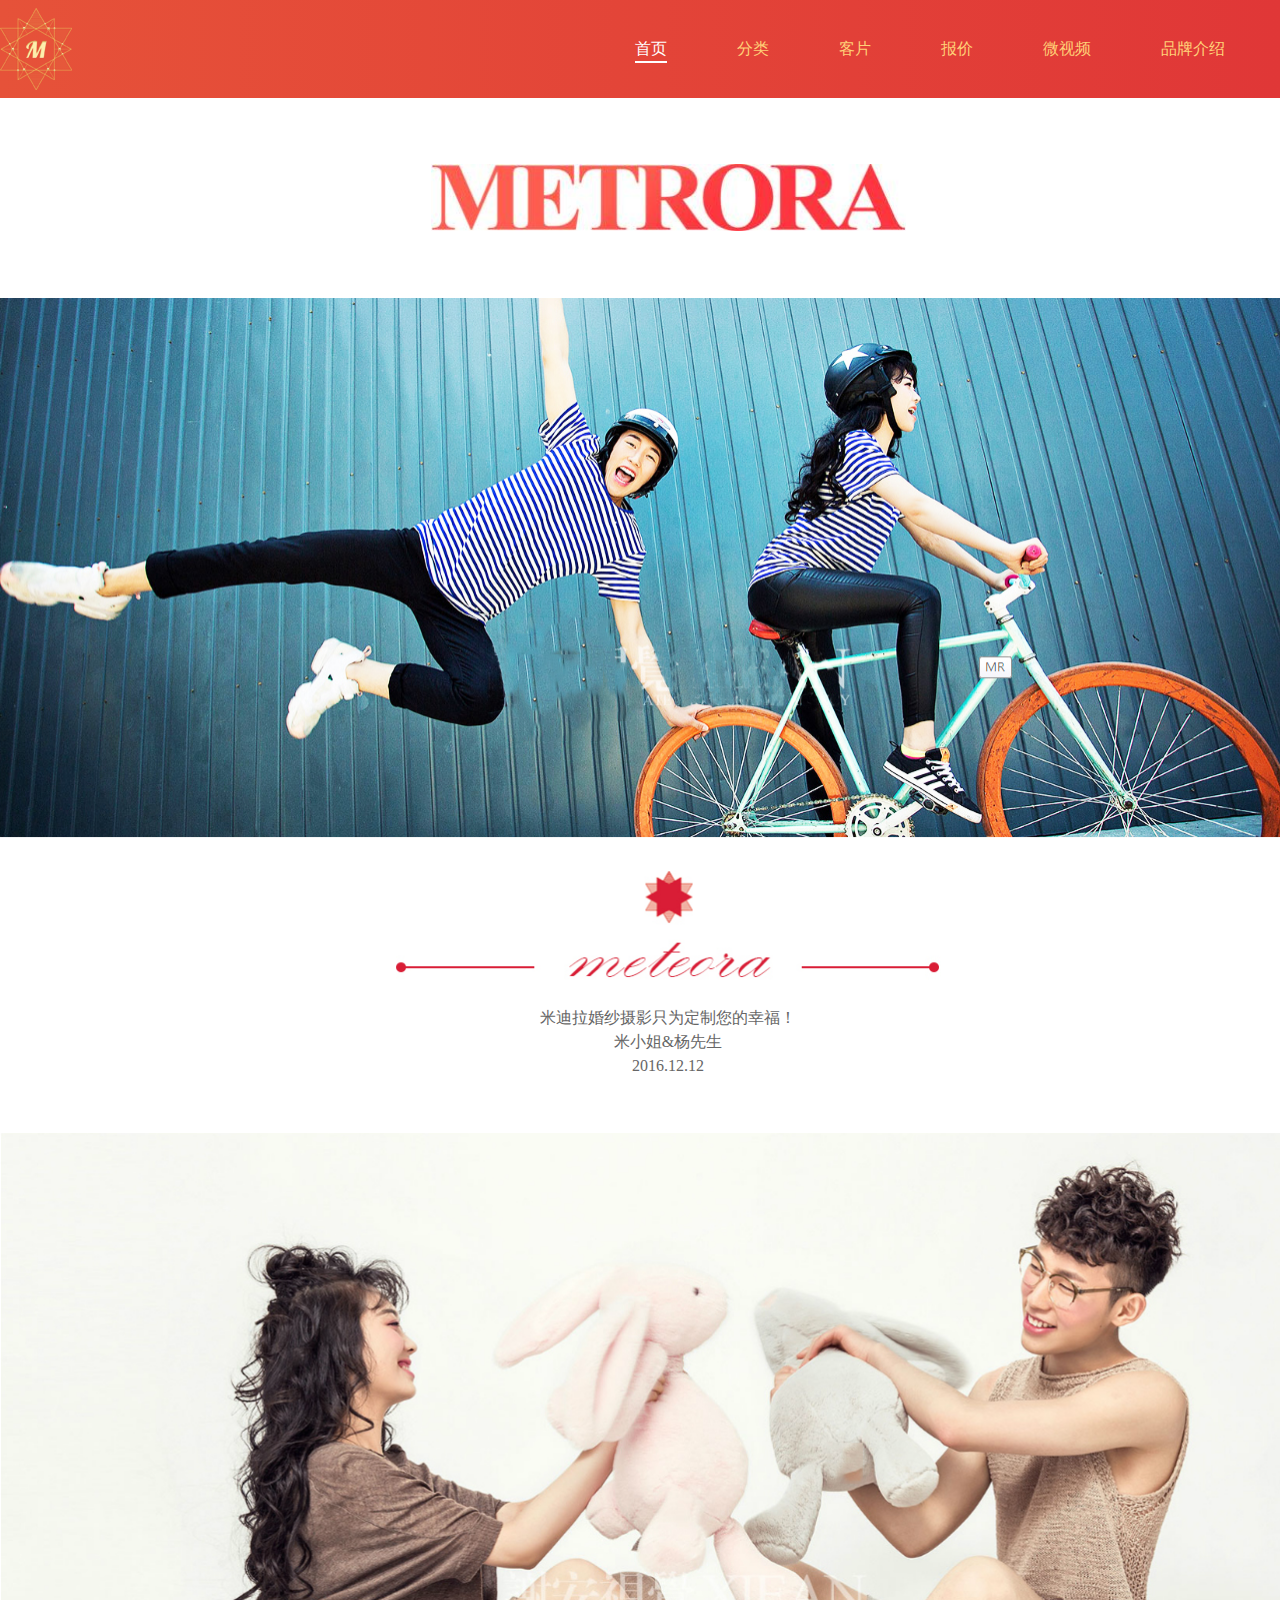
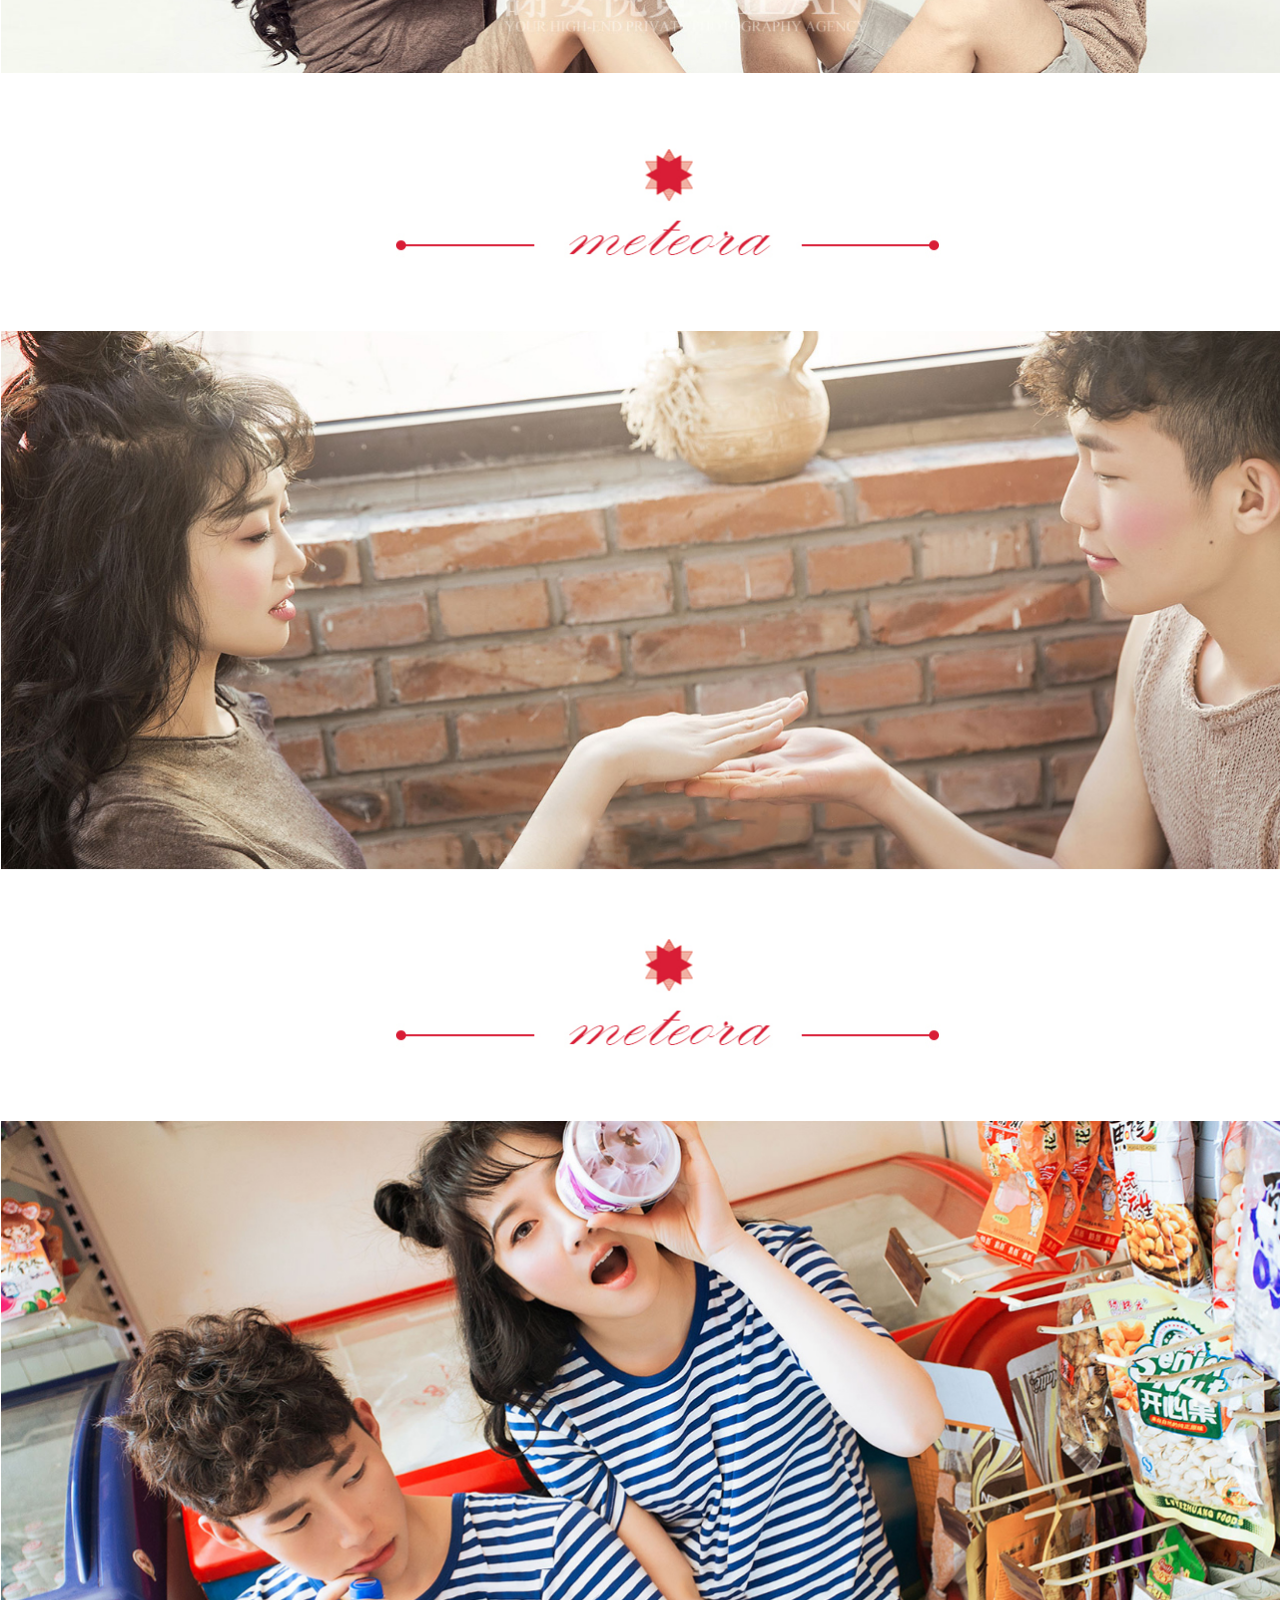
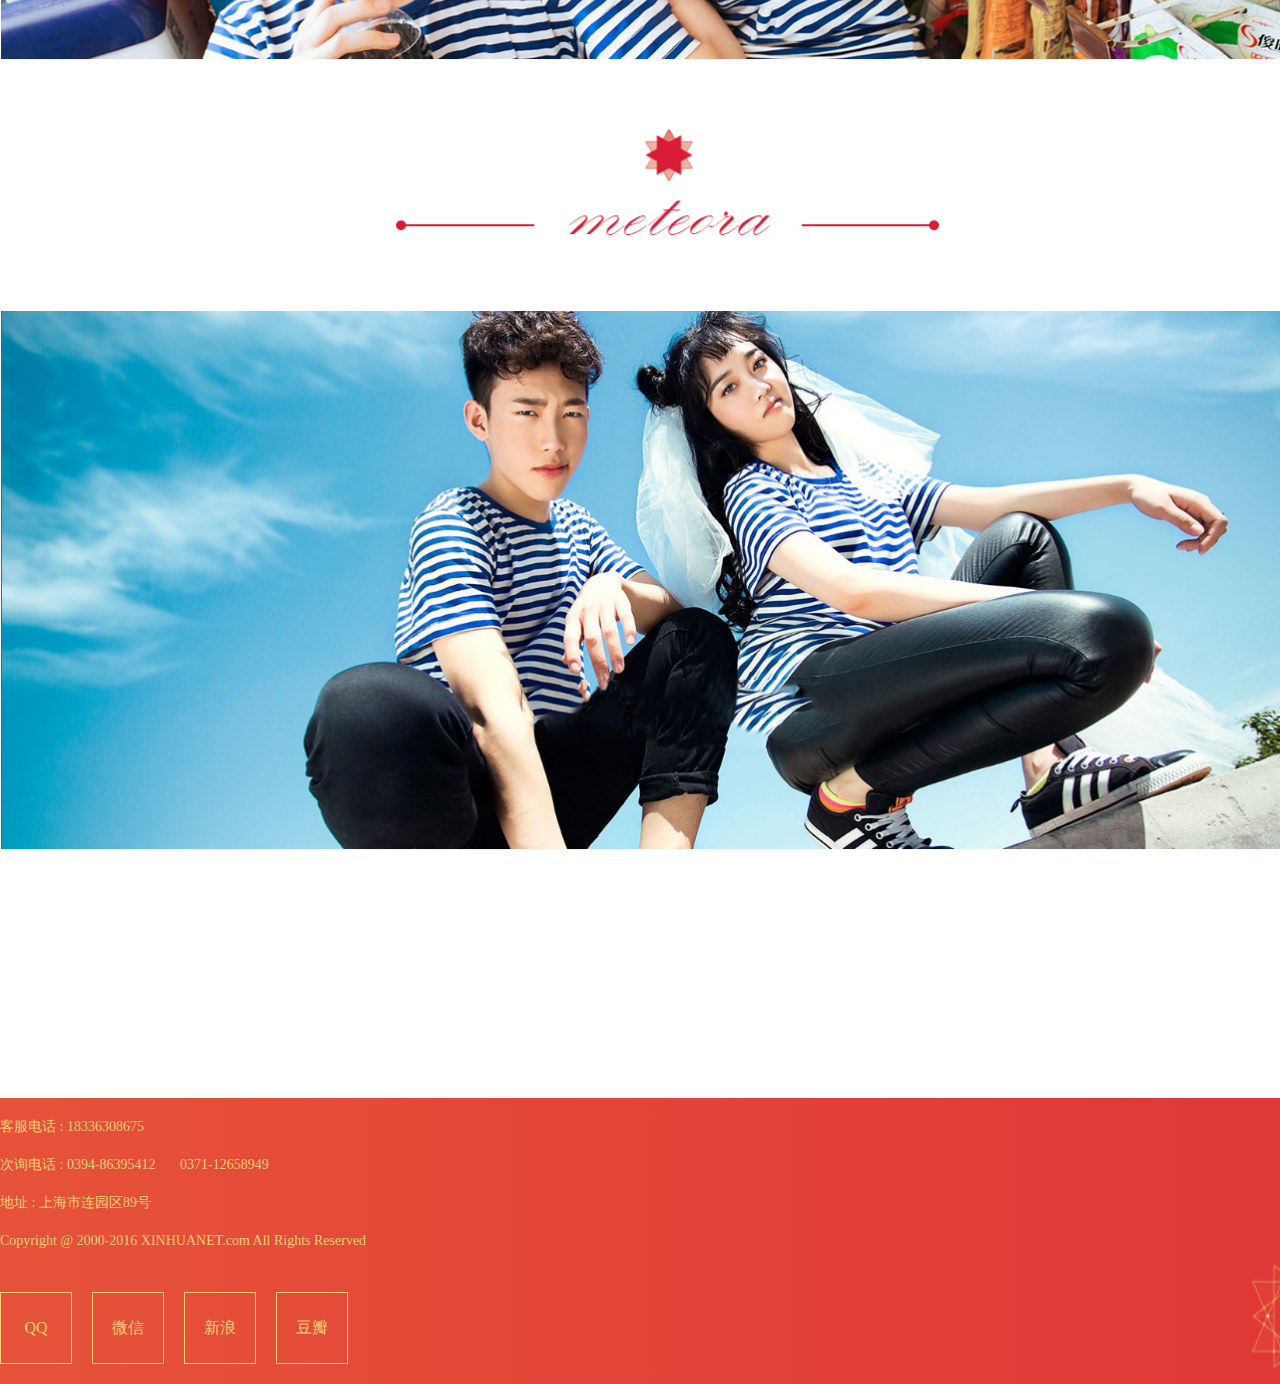
<file: 婚纱项目/index.html>
<!DOCTYPE html>
<html lang="en">
<head>
    <meta charset="UTF-8">
    <meta name="viewport" content="width=device-width, initial-scale=1.0">
    <meta http-equiv="X-UA-Compatible" content="ie=edge">
    <link rel="stylesheet" href="css/public.css">
    <link rel="stylesheet" href="css/index.css">
    <title>Document</title>
    <script src="js/jquery-1.8.3.min.js"></script>
</head>
<body>
    <div class="header">
        <div class="top">
            <div class="logo"><img src="images/logo_midila.png" alt=""></div>
             <div class="list">
                 <ul>
                     <li class="active">首页 <div></div></li>
                     <li>分类 <div></div></li>
                     <li>客片 <div></div></li>
                     <li>报价 <div></div></li>
                     <li>微视频 <div></div></li>
                     <li>品牌介绍 <div></div></li>
                     <li>客服 <div></div></li>
                 </ul>
             </div>
        </div>
    </div>
    <div class="main"></div>
    <div class="footer">
        <div class="bottom">
            <div class="bottom-left">
                <p>客服电话 : 18336308675</p>
                <p>次询电话 : 0394-86395412 &nbsp; &nbsp; &nbsp; 0371-12658949  </p>
                <p>地址 : 上海市连园区89号</p>
                <p>Copyright @ 2000-2016 XINHUANET.com All Rights Reserved</p>
                <ul>
                    <li>QQ</li>
                    <li>微信</li>
                    <li>新浪</li>
                    <li>豆瓣</li>
                </ul>
            </div>
            <div class="bottom-right"><img src="images/logo_midila.png" alt=""><p>米迪拉婚纱摄影</p>
            <img src="images/logo_m.png" alt="" class="zimu"></div>
        </div>
    </div>
    <script>
        $(function(){
            show("index3.html")
            function show(url){
            $.ajax({
			url : url,
			cache : true,
			async : false,
			success : function(html) {
				$(".main").html(html);
			}
        })};
        $(".list li").click(function(){
            var num = $(this).index()+1;
            var url = "index"+num;
            $(".main").empty();
            show(url);
        })
        })
    </script>
</body>
</html>
</file>
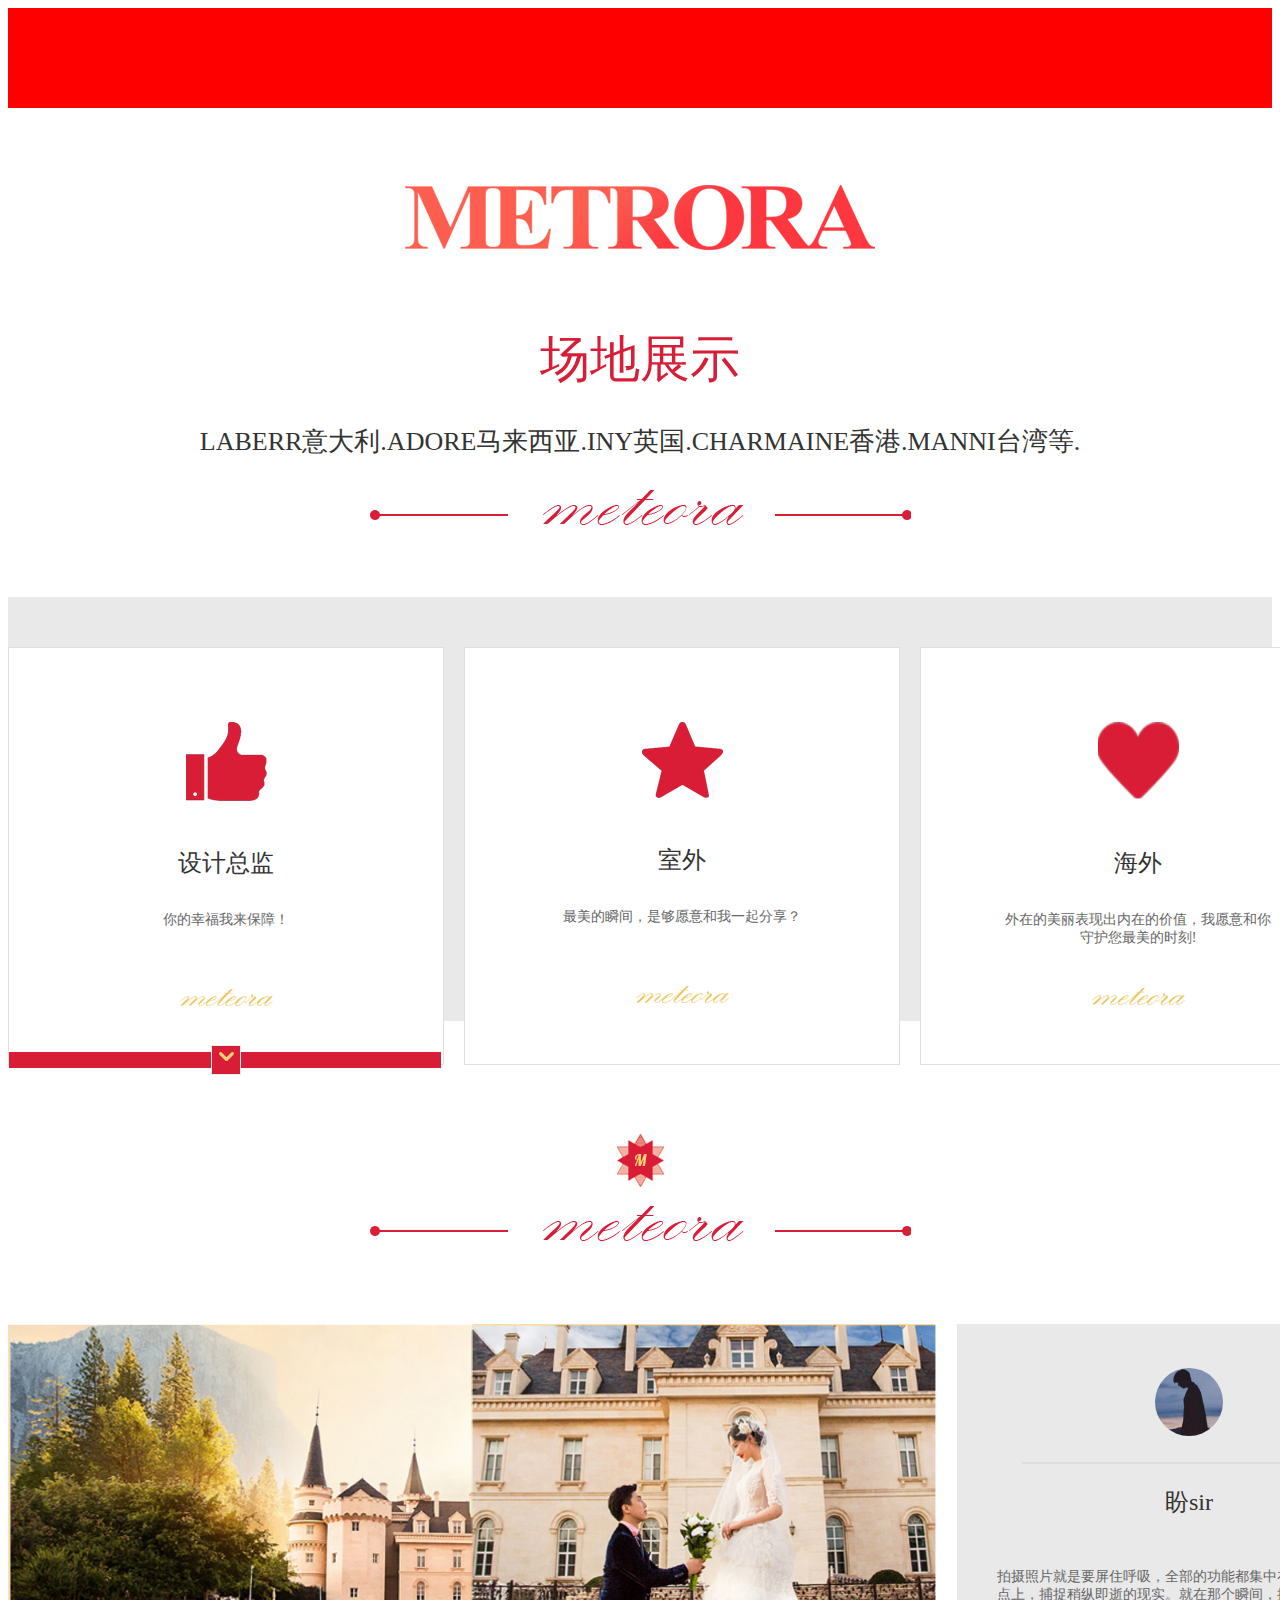
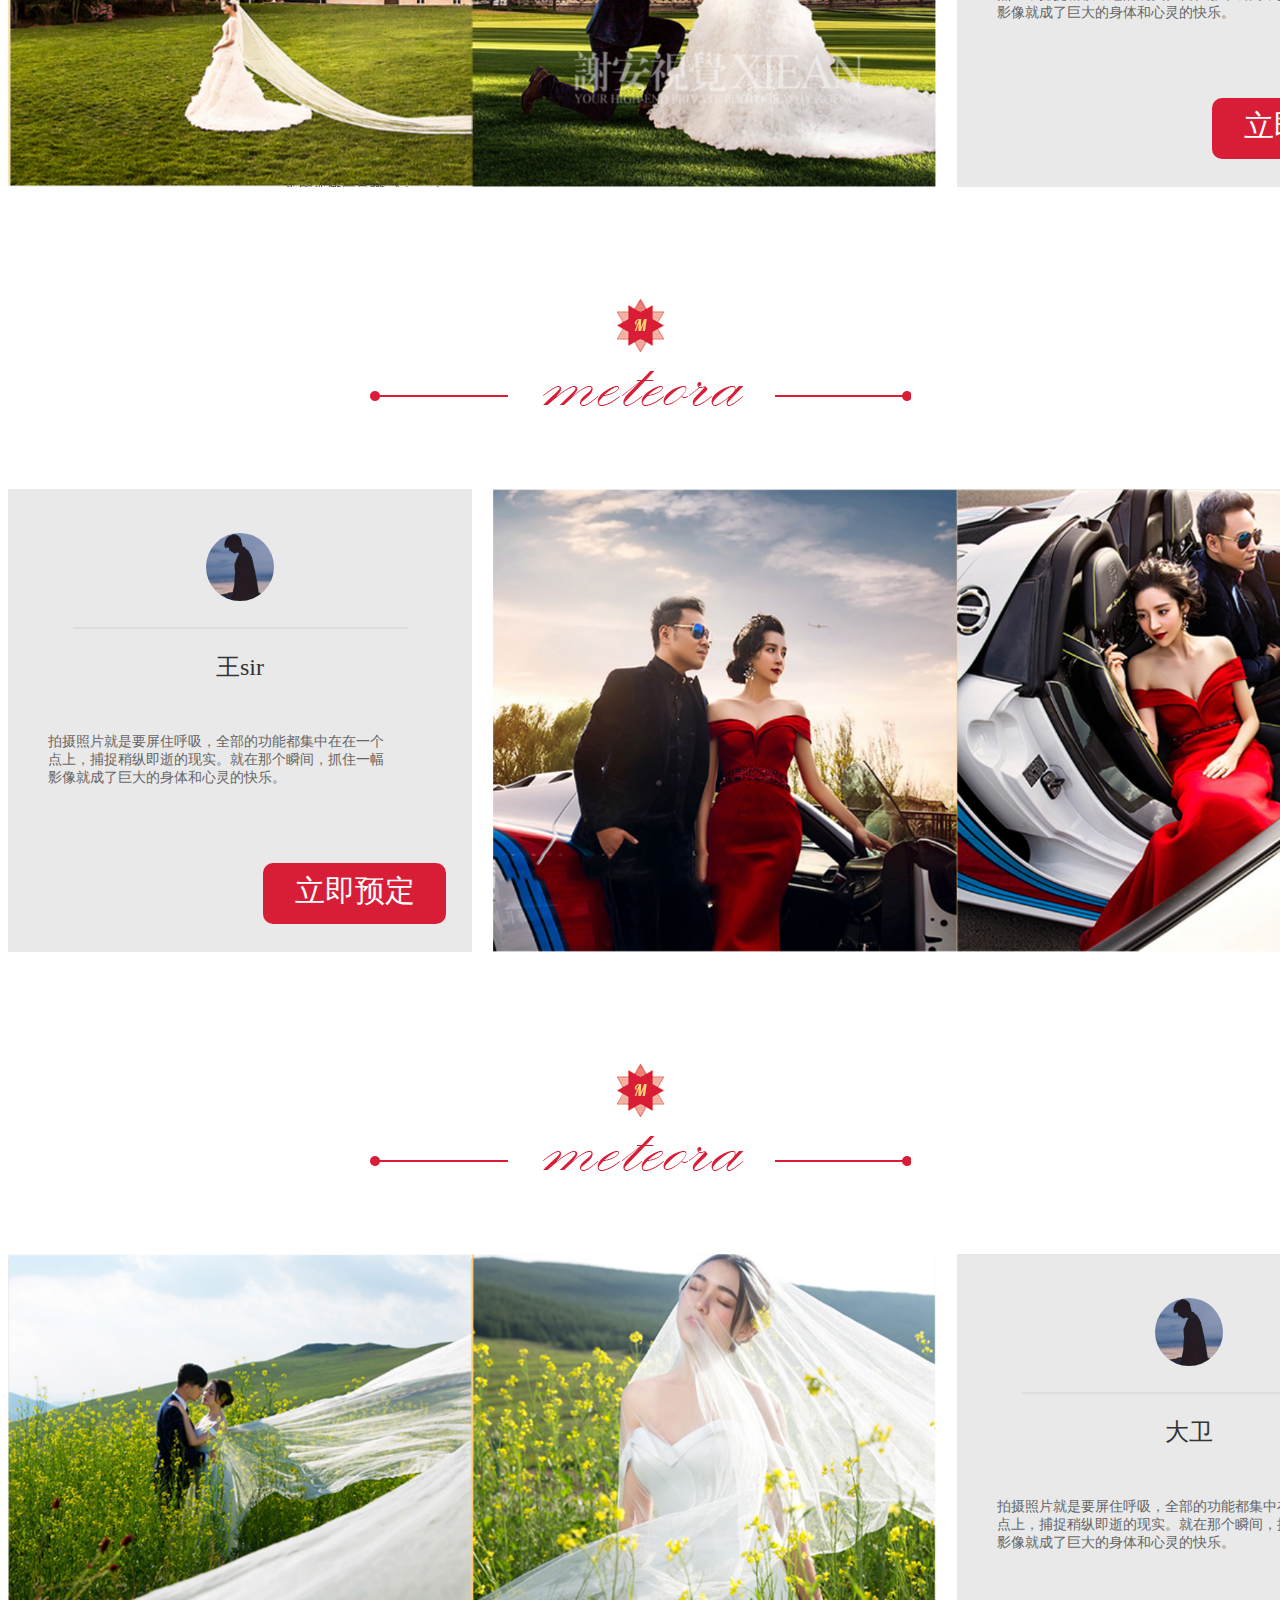
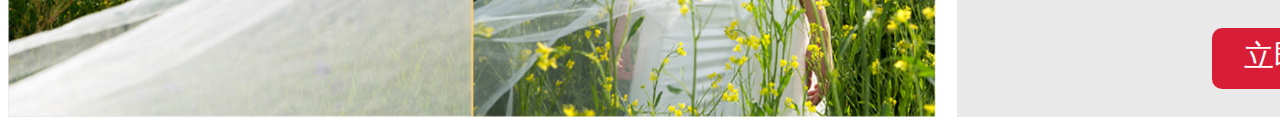
<file: 田雨/index.html>
<!DOCTYPE html>
<html lang="en">
<head>
    <meta charset="UTF-8">
    <meta name="viewport" content="width=device-width, initial-scale=1.0">
    <meta http-equiv="X-UA-Compatible" content="ie=edge">
    <title>米迪拉婚纱摄影</title>
    <link rel="stylesheet" href="css/base.css">
    <link rel="stylesheet" href="index.css">
</head>
<body>
    <div class="header">

    </div>
    <!-- 城市 -->
    <div class="banner">
        <div class="banner_cs">
            <img src="img/1.png" alt="">
            <span>场地展示</span>
            <p class="df">LABERR意大利.ADORE马来西亚.INY英国.CHARMAINE香港.MANNI台湾等.</p>
            <img src="img/logo_midila.png" alt="" class="logo_midila">
        </div>
    </div>
    <!-- 介绍 -->
    <div class="jianjie">
        <div class="wrap">
            <div class="wrapper">
                <div class="viewport">
                    <ul>
                        <li>
                            <div class="news-i">
                                <a href="#">
                                    <img src="img/icon_shejizongjian.png" class="img">
                                    <span>设计总监</span>
                                    <p>你的幸福我来保障！</p>
                                    <img src="img/logo_m.png" class="logo_m">
                                    <div class="title"></div>
                                    <div class="line"><img src="img/icon_xiala.png"></div>
                                </a>
                            </div>
                        </li>
                        <li>
                            <div class="news-i">
                                <a href="#">
                                    <img src="img/icon_sheyingshi.png">
                                    <span>室外</span>
                                    <p>最美的瞬间，是够愿意和我一起分享？</p>
                                    <img src="img/logo_m.png" class="logo_m">
                                    <!-- <div class="title"></div>
                                    <div class="line"><img src="img/icon_xiala.png"></div> -->
                                </a>
                            </div>
                        </li>
                        <li>
                            <div class="news-i">
                                <a href="#">
                                    <img src="img/icon_xin.png" class="img">
                                    <span>海外</span>
                                    <p>外在的美丽表现出内在的价值，我愿意和你</p>
                                    <i>守护您最美的时刻!</i>
                                    <img src="img/logo_m.png" class="logo_m bt">
                                    <!-- <div class="title"></div>
                                    <div class="line"><img src="img/icon_xiala.png" alt=""></div> -->
                                </a>
                            </div>
                        </li>
                    </ul>
                </div>
            </div>
        </div>
    </div>


    <!-- 内容1 -->
    <div class="content1">
        <div class="tubiao1">
            <i class="biaoti1">
                <img src="img/logo_midila2.png" alt="">
            </i>
            <i class="biaoti2">
                <img src="img/logo_midila.png" alt="">
            </i>
        </div>
    </div>
    <div class="tu1">
        <ul>
            <li>
                <img src="img/tu1.png" alt="">
            </li>
            <li>
                <img src="img/tu2.png" alt="">
            </li>
            <li class="renwu">
                <div class="touxiang">
                    <img src="img/touxiang.jpg" alt="">
                </div>
                <div class="heng">
                    <i></i>
                </div>
                <div class="ming">
                    <p>盼sir</p>
                </div>
                <div class="ziti">
                    <p>拍摄照片就是要屏住呼吸，全部的功能都集中在在一个点上，捕捉稍纵即逝的现实。就在那个瞬间，抓住一幅影像就成了巨大的身体和心灵的快乐。</p>
                </div>
                <div class="yuding">
                    <div class="yuding1">
                        <p>立即预定</p>
                    </div>
                </div>
            </li>
        </ul>
    </div>

    <!-- 内容2 -->
    <div class="content1">
        <div class="tubiao1">
            <i class="biaoti1">
                <img src="img/logo_midila2.png" alt="">
            </i>
            <i class="biaoti2">
                <img src="img/logo_midila.png" alt="">
            </i>
        </div>
    </div>
    <div class="tu1">
        <ul>
            <li class=" ren">
                <div class="touxiang">
                    <img src="img/touxiang.jpg" alt="">
                </div>
                <div class="heng">
                    <i></i>
                </div>
                <div class="ming">
                    <p>王sir</p>
                </div>
                <div class="ziti">
                    <p>拍摄照片就是要屏住呼吸，全部的功能都集中在在一个点上，捕捉稍纵即逝的现实。就在那个瞬间，抓住一幅影像就成了巨大的身体和心灵的快乐。</p>
                </div>
                <div class="yuding">
                    <div class="yuding1">
                        <p>立即预定</p>
                    </div>
                </div>
            </li>
            <li class="oli">
                <img src="img/tu3.png" alt="">
            </li>
            <li>
                <img src="img/tu4.png" alt="">
            </li>
        </ul>
    </div>

    <!-- 内容3 -->
    <div class="content1">
            <div class="tubiao1">
                <i class="biaoti1">
                    <img src="img/logo_midila2.png" alt="">
                </i>
                <i class="biaoti2">
                    <img src="img/logo_midila.png" alt="">
                </i>
            </div>
        </div>
        <div class="tu1">
            <ul>
                <li>
                    <img src="img/tu5.png" alt="">
                </li>
                <li>
                    <img src="img/tu6.png" alt="">
                </li>
                <li class="renwu">
                    <div class="touxiang">
                        <img src="img/touxiang.jpg" alt="">
                    </div>
                    <div class="heng">
                        <i></i>
                    </div>
                    <div class="ming">
                        <p>大卫</p>
                    </div>
                    <div class="ziti">
                        <p>拍摄照片就是要屏住呼吸，全部的功能都集中在在一个点上，捕捉稍纵即逝的现实。就在那个瞬间，抓住一幅影像就成了巨大的身体和心灵的快乐。</p>
                    </div>
                    <div class="yuding">
                        <div class="yuding1">
                            <p>立即预定</p>
                        </div>
                    </div>
                </li>
            </ul>
        </div>
</body>
</html>
</file>
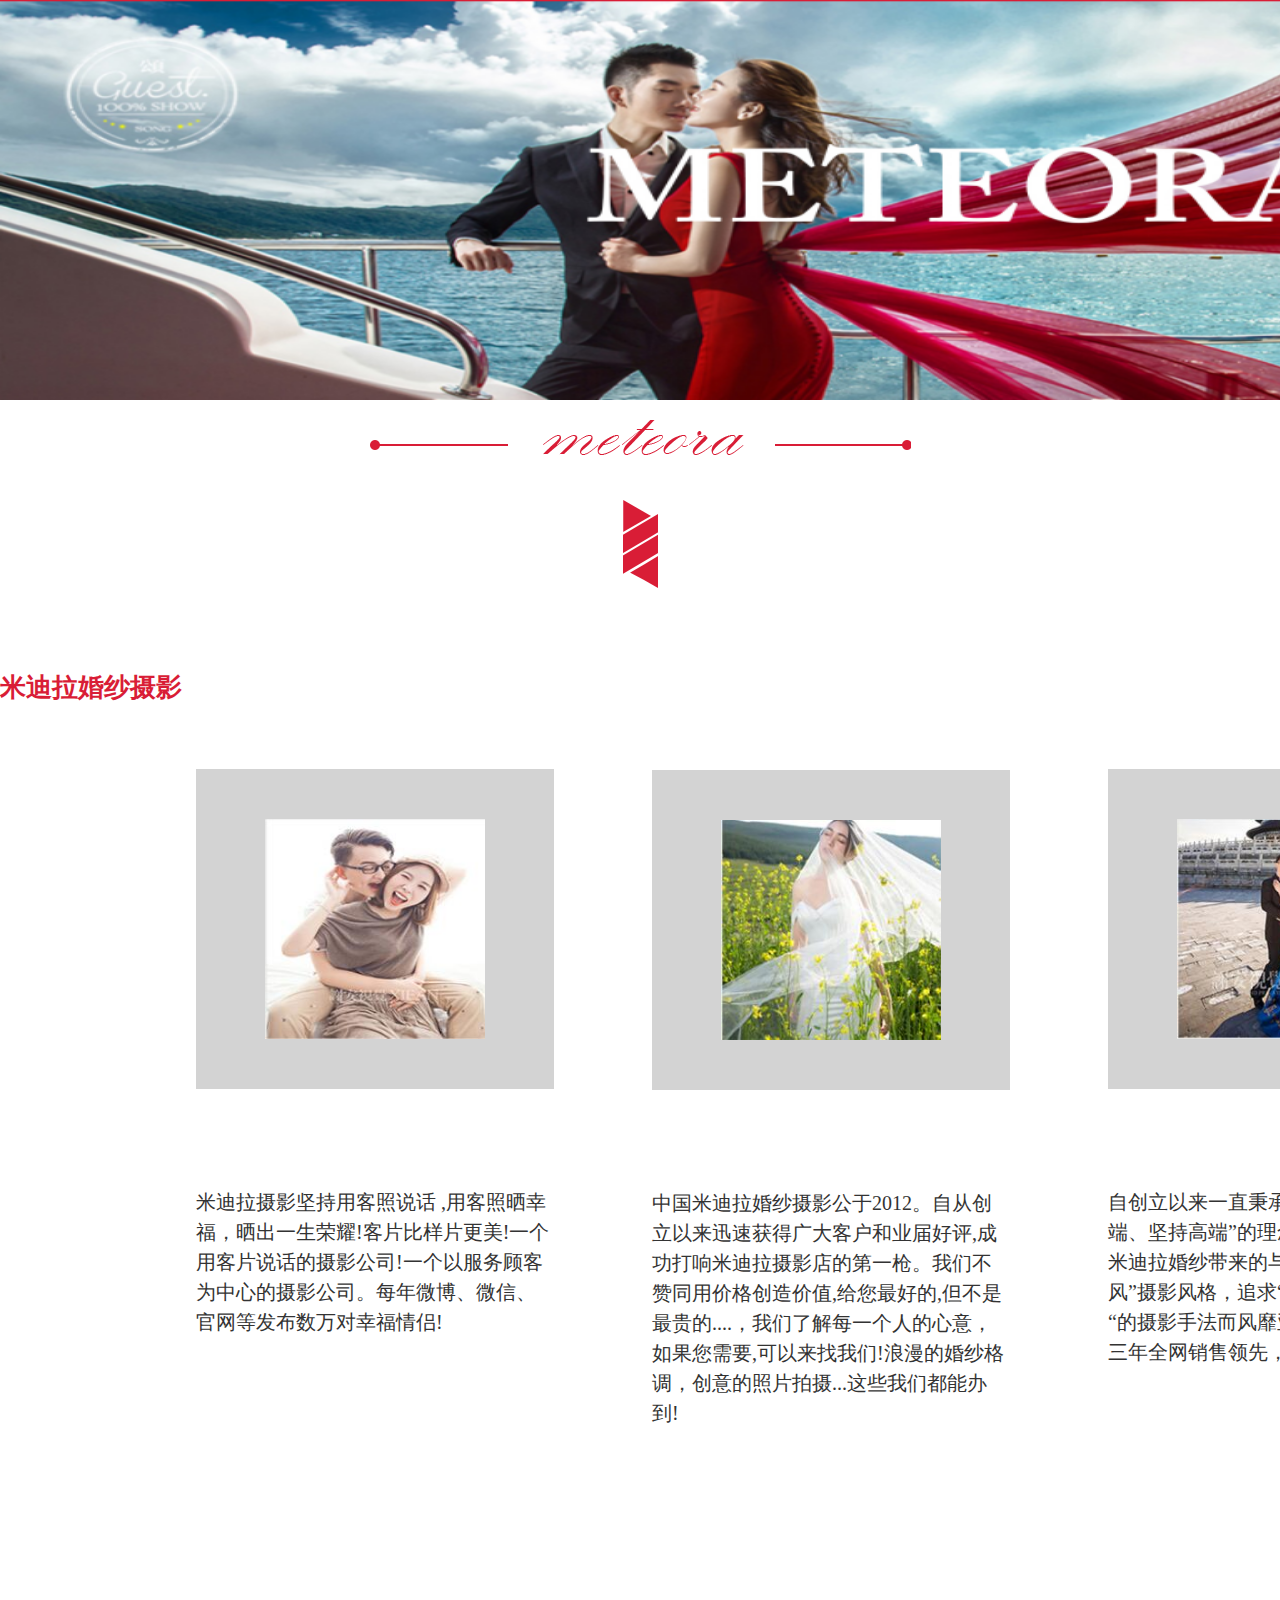
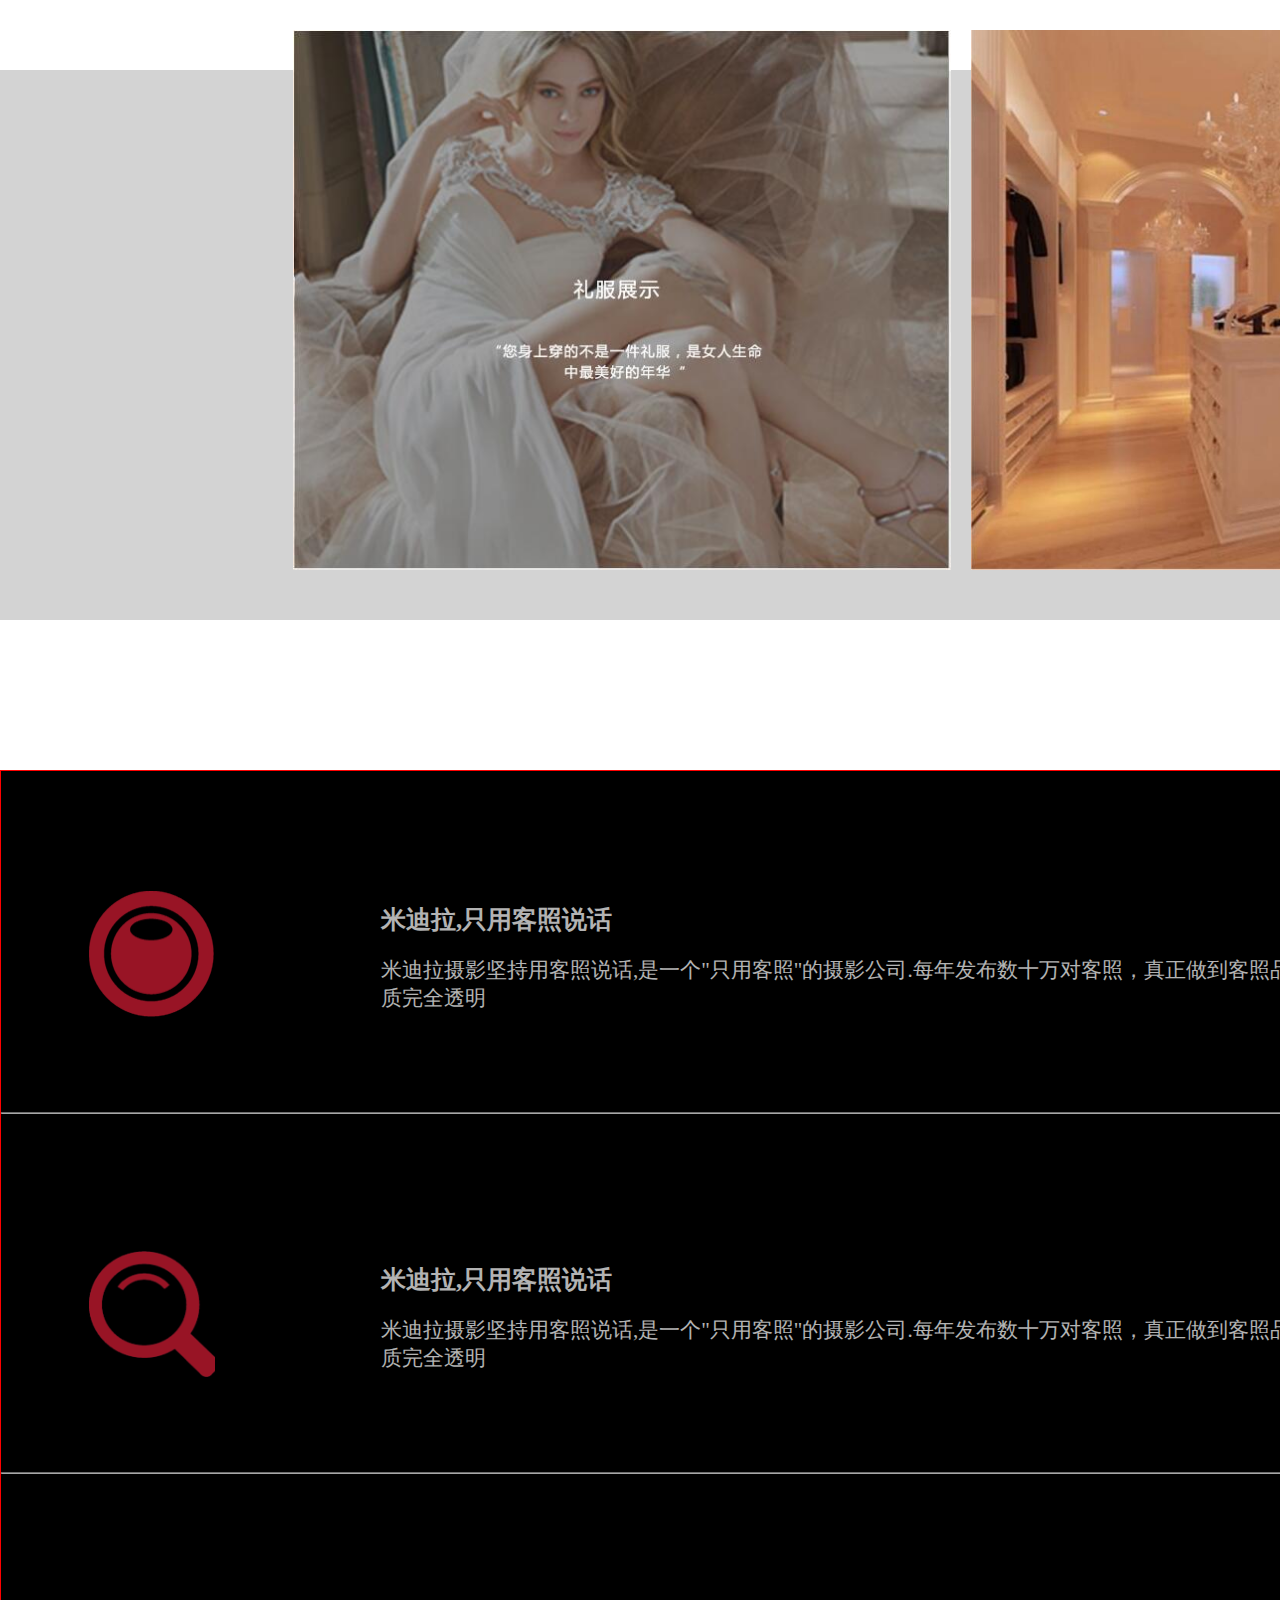
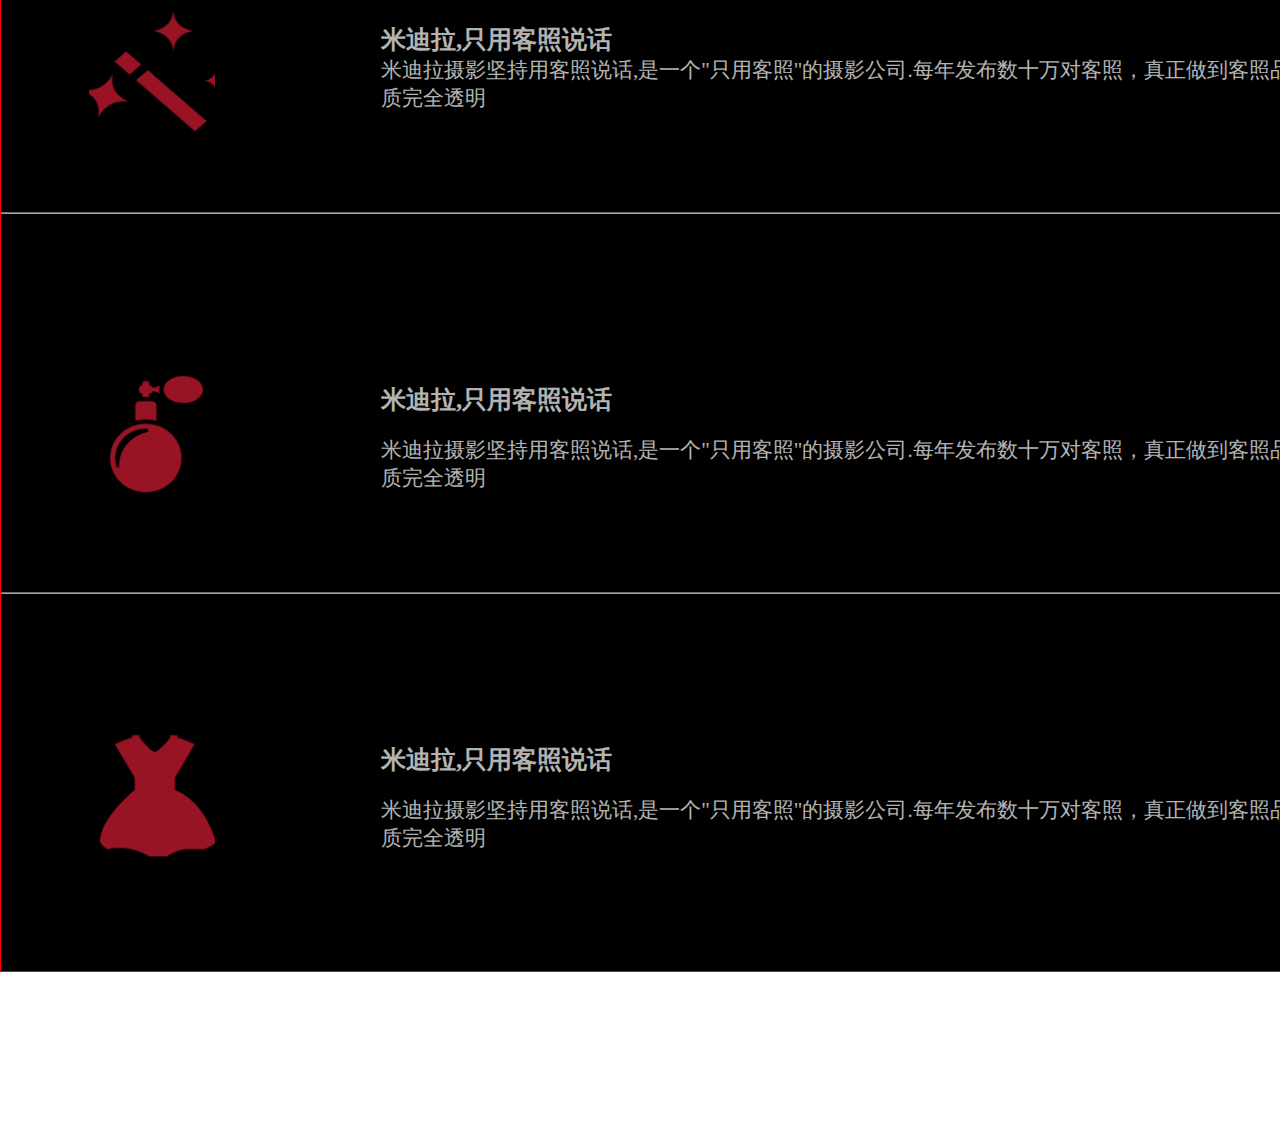
<file: 婚纱项目/index2.html>
<!DOCTYPE html>
<html lang="en">
<head>
    <meta charset="UTF-8">
    <meta name="viewport" content="width=device-width, initial-scale=1.0">
    <meta http-equiv="X-UA-Compatible" content="ie=edge">
    <title>Document</title>
    <link rel="stylesheet" href="css/index2.css">
</head>
<body>
    <!-- 图片 -->
    <div class="top-tu">
         <img src="img/1.png" alt="">
    </div>
    <!-- icon结构 -->
    <div class="icon">
        <img src="img/logo_midila.png" alt=""><br>
        <img src="img/pic_zhuangshi.png" alt="">
    </div>
    <!-- 米迪拉婚纱摄影 -->
    <div class="content">
        <h4>米迪拉婚纱摄影</h4>
        <!-- 第一部分 -->
        <div class="content_1">
            <div class="first">
                  <div class="first_1">
                      <img src="img/01.jpg" alt="" style="height:220px;width:220px;">
                  </div>
                  <p>米迪拉摄影坚持用客照说话 ,用客照晒幸福，晒出一生荣耀!客片比样片更美!一个用客片说话的摄影公司!一个以服务顾客为中心的摄影公司。每年微博、微信、官网等发布数万对幸福情侣!
                  </p>
            </div>
            <div class="two">
                    <div class="two_1">
                        <img src="img/02.jpg" alt="" style="height:220px;width:220px;">
                    </div>
                    <p>
                          中国米迪拉婚纱摄影公于2012。自从创立以来迅速获得广大客户和业届好评,成功打响米迪拉摄影店的第一枪。我们不赞同用价格创造价值,给您最好的,但不是最贵的....，我们了解每一个人的心意，如果您需要,可以来找我们!浪漫的婚纱格调，创意的照片拍摄...这些我们都能办到!  
                    </p>
              </div>
              <div class="three">
                    <div class="three_1">
                        <img src="img/03.jpg" alt="" style="height:220px;width:220px;">
                    </div>
                    <p>
                          自创立以来一直秉承“创造高端、服务高端、坚持高端”的理念,让无数新人体验到米迪拉婚纱带来的与众不同。自创“海报风”摄影风格，追求“自由，自在，自然“的摄影手法而风靡亚洲!伯爵天猫店连续三年全网销售领先，好评量领先。
                    </p>
              </div>
        </div>
    </div>
     <!-- 第二部分 -->
     <div class="c2">
     <div class="content2">
            <div class="first">
                <img src="img/05.jpg" alt="" style="height:540px;width:658px">
            </div>
            <div class="two">
                  <img src="img/04.jpg" alt="" style="height:540px;width:658px"> 
              </div>
          </div>
        </div>
     <!-- 第三部分 -->
     <div class="content3">
             <div class="c3">
               <div class="icon1">
                 <img src="img/icon_jingtou.png" alt="">
                 <div class="text">
                     <h3>米迪拉,只用客照说话</h3>
                     <p>米迪拉摄影坚持用客照说话,是一个"只用客照"的摄影公司.每年发布数十万对客照，真正做到客照品质完全透明</p>

                 </div>
                 <hr>
               </div>
               <div class="icon2">
                    <img src="img/icon_fangdajing.png" alt="">
                 <div class="text">
                     <h3>米迪拉,只用客照说话</h3>
                     <p>米迪拉摄影坚持用客照说话,是一个"只用客照"的摄影公司.每年发布数十万对客照，真正做到客照品质完全透明</p>
                 </div>
                 <hr>
               </div>
               <div class="icon3">
                    <img src="img/icon_moshubang.png" alt="">
                 <div class="text">
                     <h3>米迪拉,只用客照说话</h3>
                     <p>米迪拉摄影坚持用客照说话,是一个"只用客照"的摄影公司.每年发布数十万对客照，真正做到客照品质完全透明</p>
                 </div>
                 <hr>
               </div>
               <div class="icon4">
                    <img src="img/icon_xianghsui.png" alt="">
                 <div class="text">
                     <h3>米迪拉,只用客照说话</h3>
                     <p>米迪拉摄影坚持用客照说话,是一个"只用客照"的摄影公司.每年发布数十万对客照，真正做到客照品质完全透明</p>
                 </div>
                 <hr>
               </div>
               <div class="icon5">
                    <img src="img/icon_lifu.png" alt="">
                 <div class="text">
                     <h3>米迪拉,只用客照说话</h3>
                     <p>米迪拉摄影坚持用客照说话,是一个"只用客照"的摄影公司.每年发布数十万对客照，真正做到客照品质完全透明</p>
                 </div>
               </div>
             </div>
     </div>
</body>
</html>
</file>
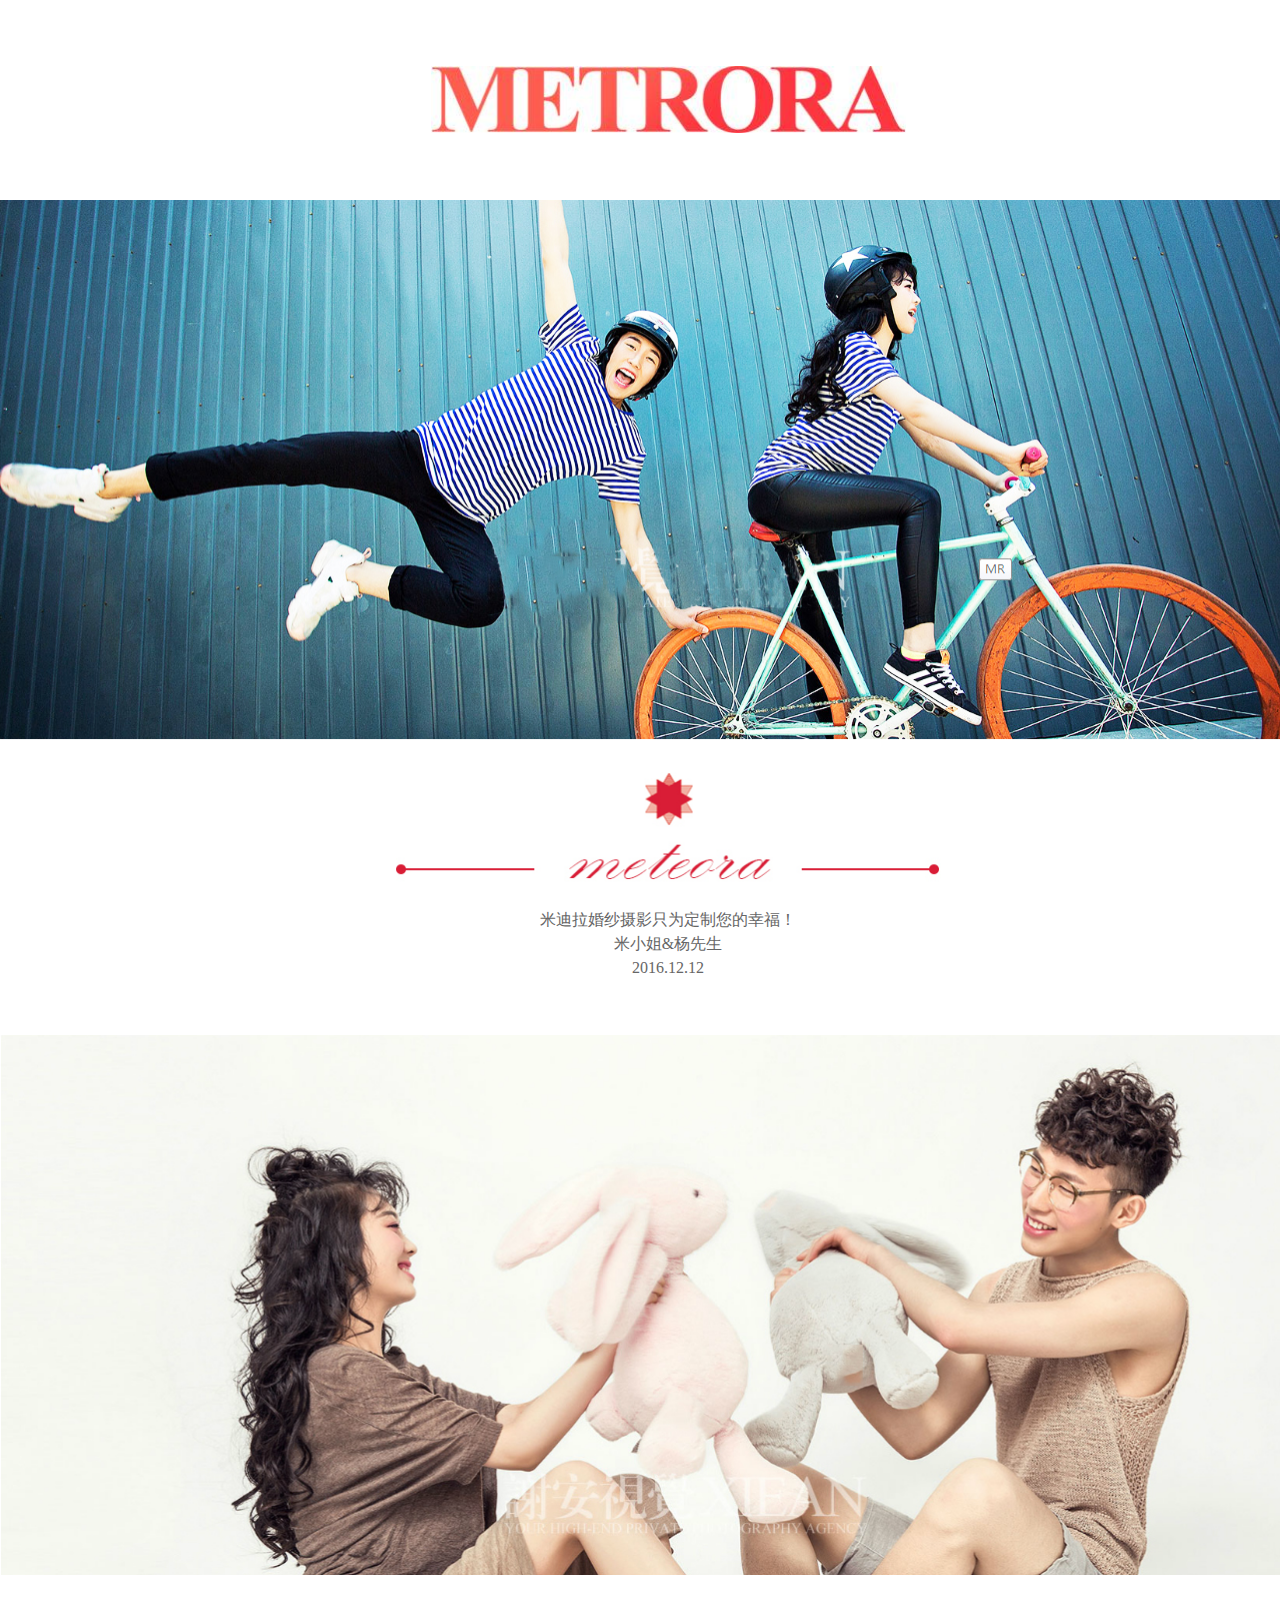
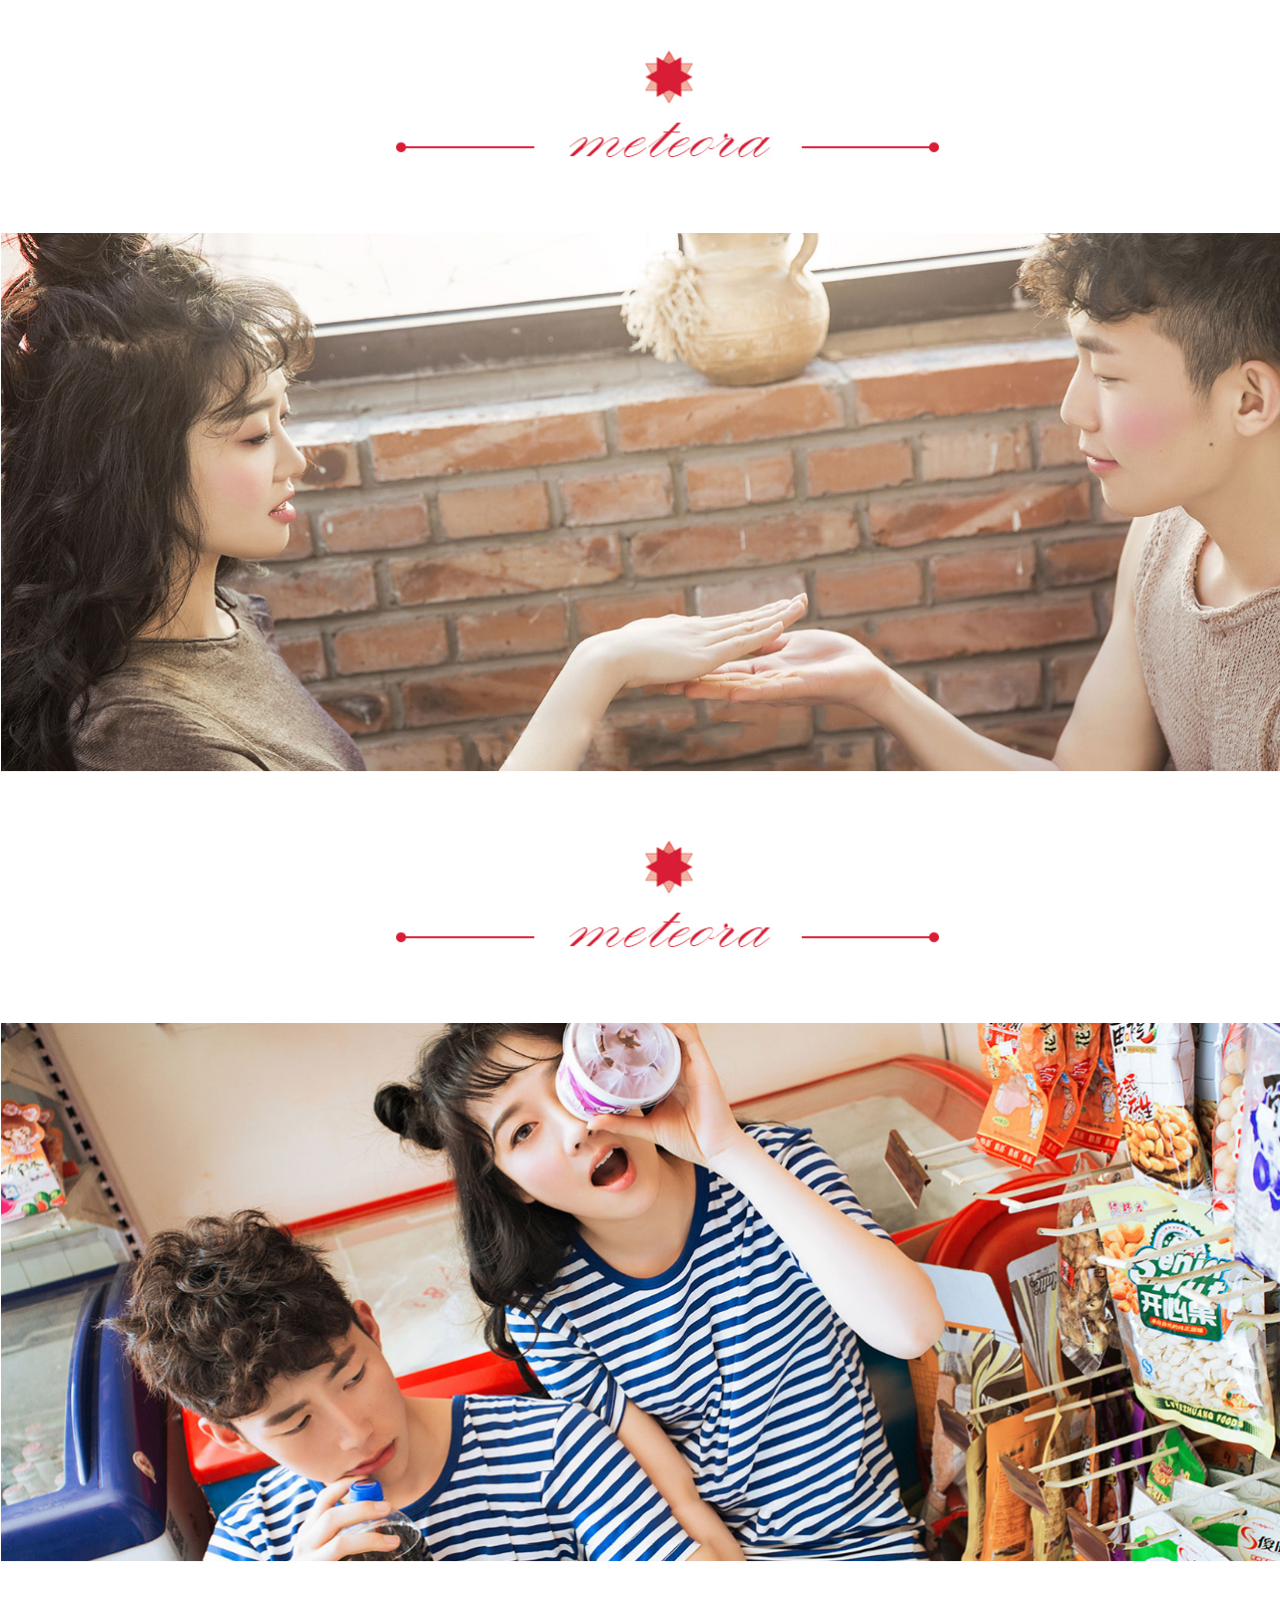
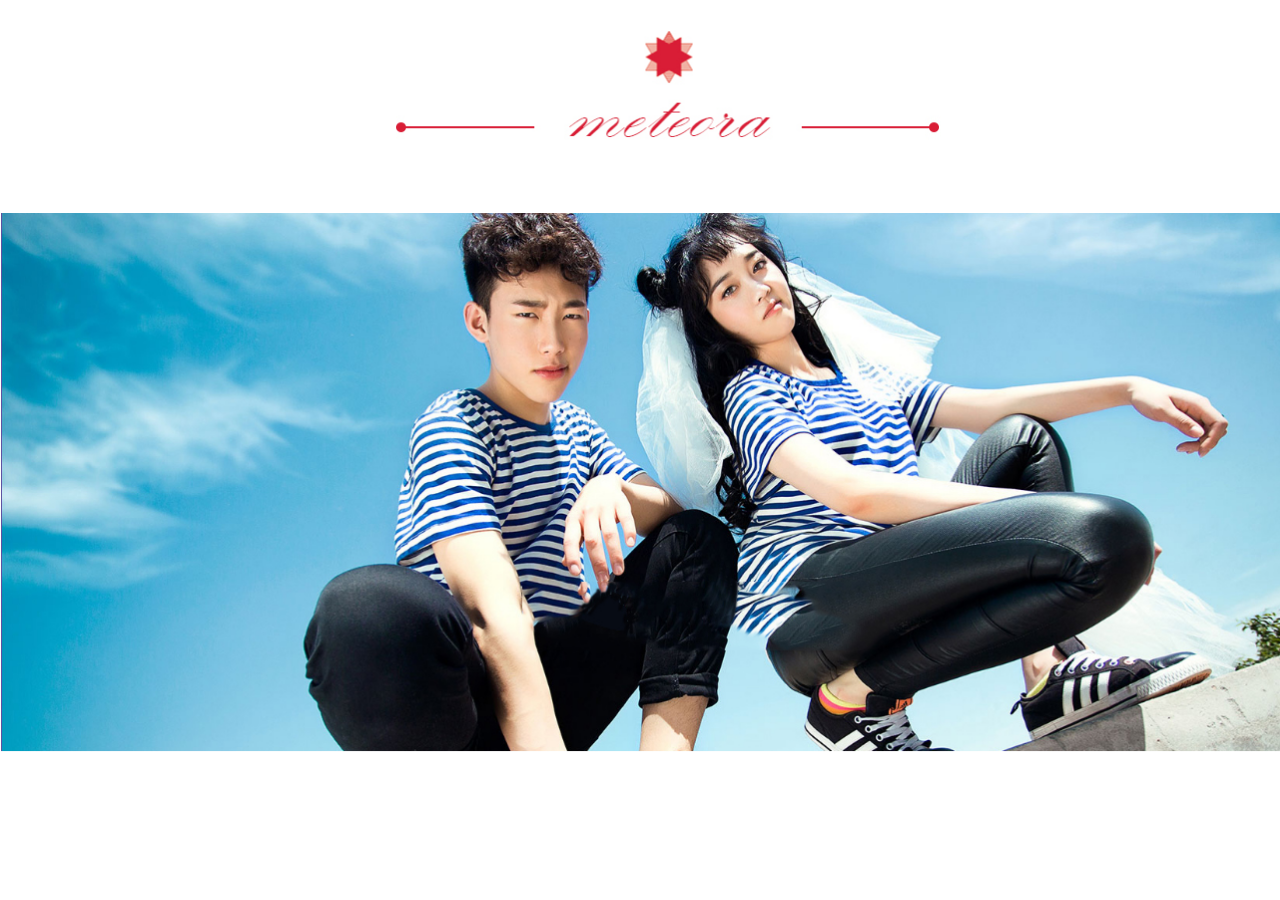
<file: 婚纱项目/index3.html>
<!DOCTYPE html>
<html lang="en">
<head>
    <meta charset="UTF-8">
    <meta name="viewport" content="width=device-width, initial-scale=1.0">
    <meta http-equiv="X-UA-Compatible" content="ie=edge">
    <title>三级客厅详情页</title>
    <link rel="stylesheet" href="css/index3.css">
</head>
<body>
    <div class="Troom">
        <div class="top">
            <div class="logo">
                <img src="images/1.jpg" alt="">
            </div>
        </div>
        <div class="indexImg">
            <img src="images/2.png" alt="">
        </div>
        <div class="first">
            <div class="Flogo">
                <img src="images/1.png" alt="">
            </div>
            <ul class="textul">
                <li>米迪拉婚纱摄影只为定制您的幸福！</li>
                <li>米小姐&杨先生</li>
                <li>2016.12.12</li>
            </ul>
            <div class="firstImg">
                <img src="images/3.png" alt="">
            </div>
        </div>
        <ul class="content">
            <li>
                <div class="Clogo">
                    <img src="images/1.png" alt="">
                </div>
                <div class="Cimg">
                    <img src="images/4.png" alt="">
                </div>
            </li>
            <li>
                <div class="Clogo">
                    <img src="images/1.png" alt="">
                </div>
                <div class="Cimg">
                    <img src="images/5.png" alt="">
                </div>
            </li>
            <li>
                <div class="Clogo">
                    <img src="images/1.png" alt="">
                </div>
                <div class="Cimg">
                    <img src="images/6.png" alt="">
                </div>
            </li>
        </ul>
        <div class="blank">
            
        </div>
    </div>
</body>
</html>
</file>
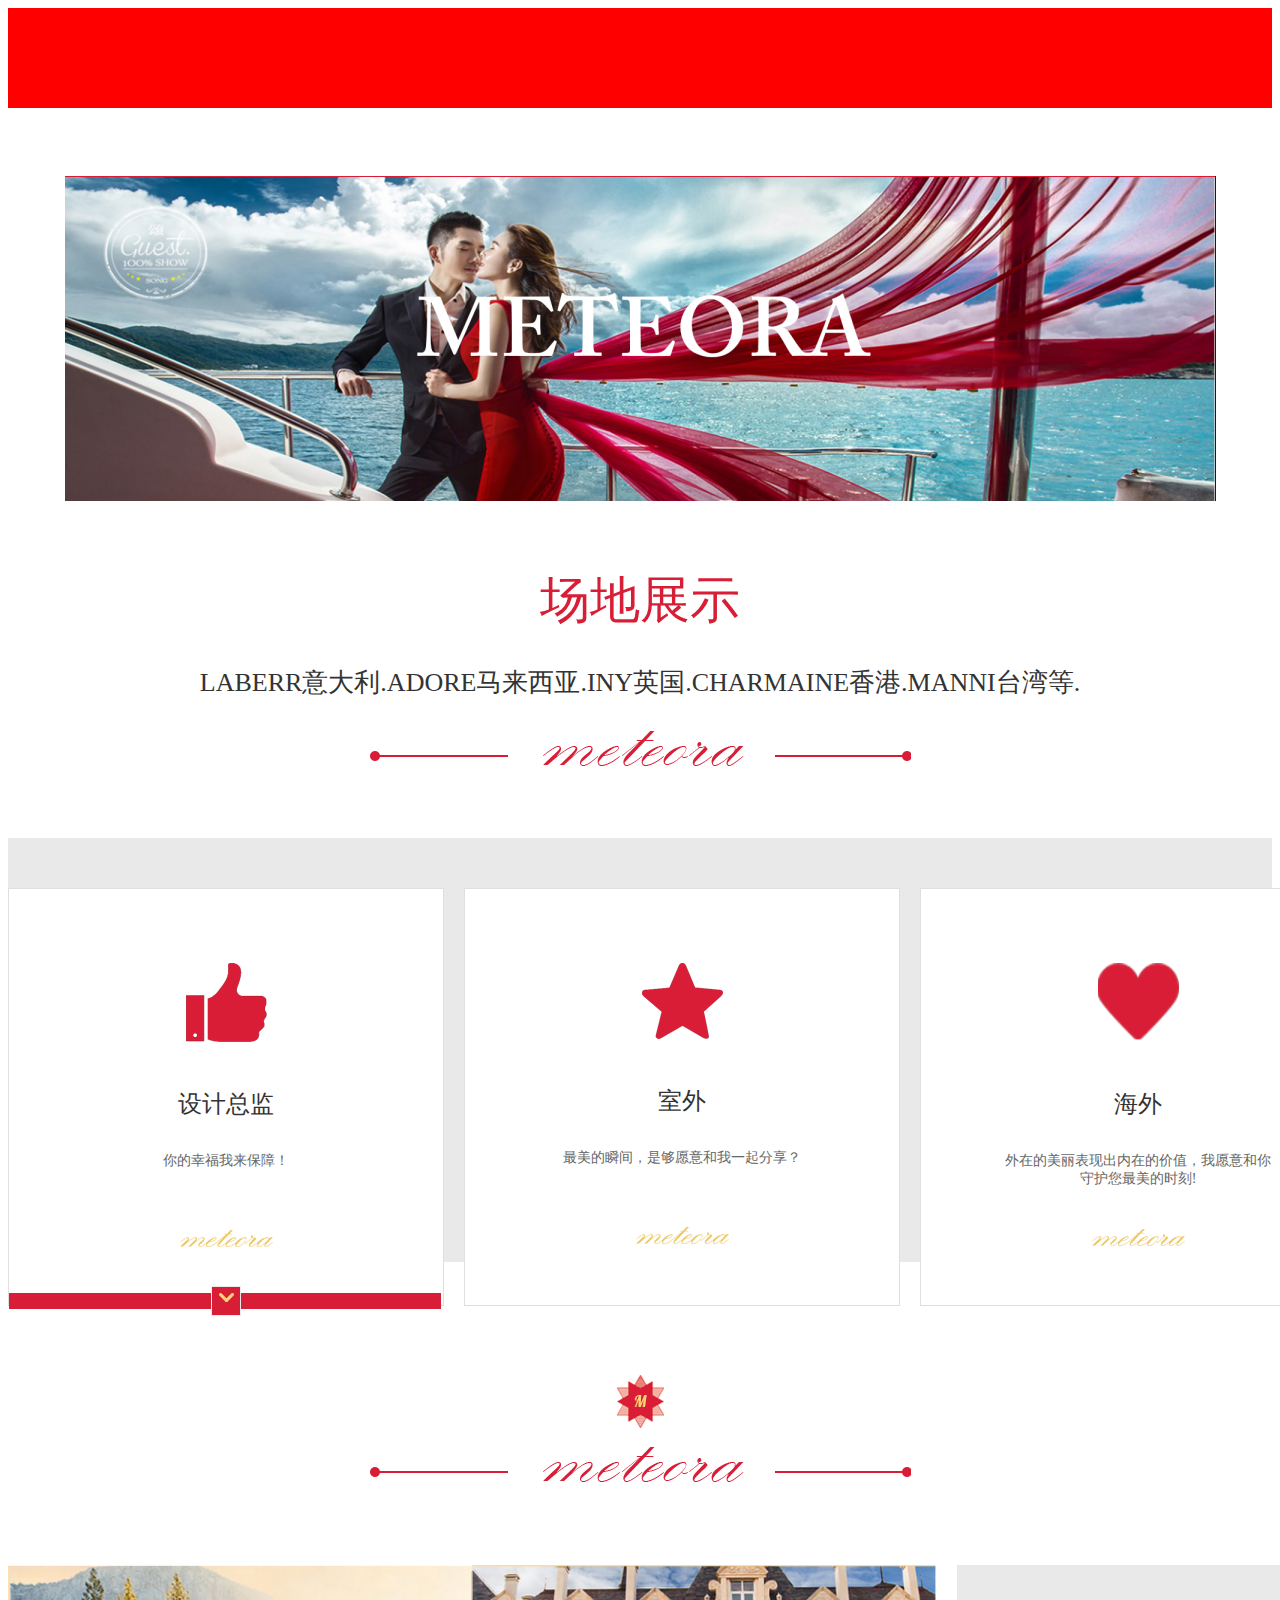
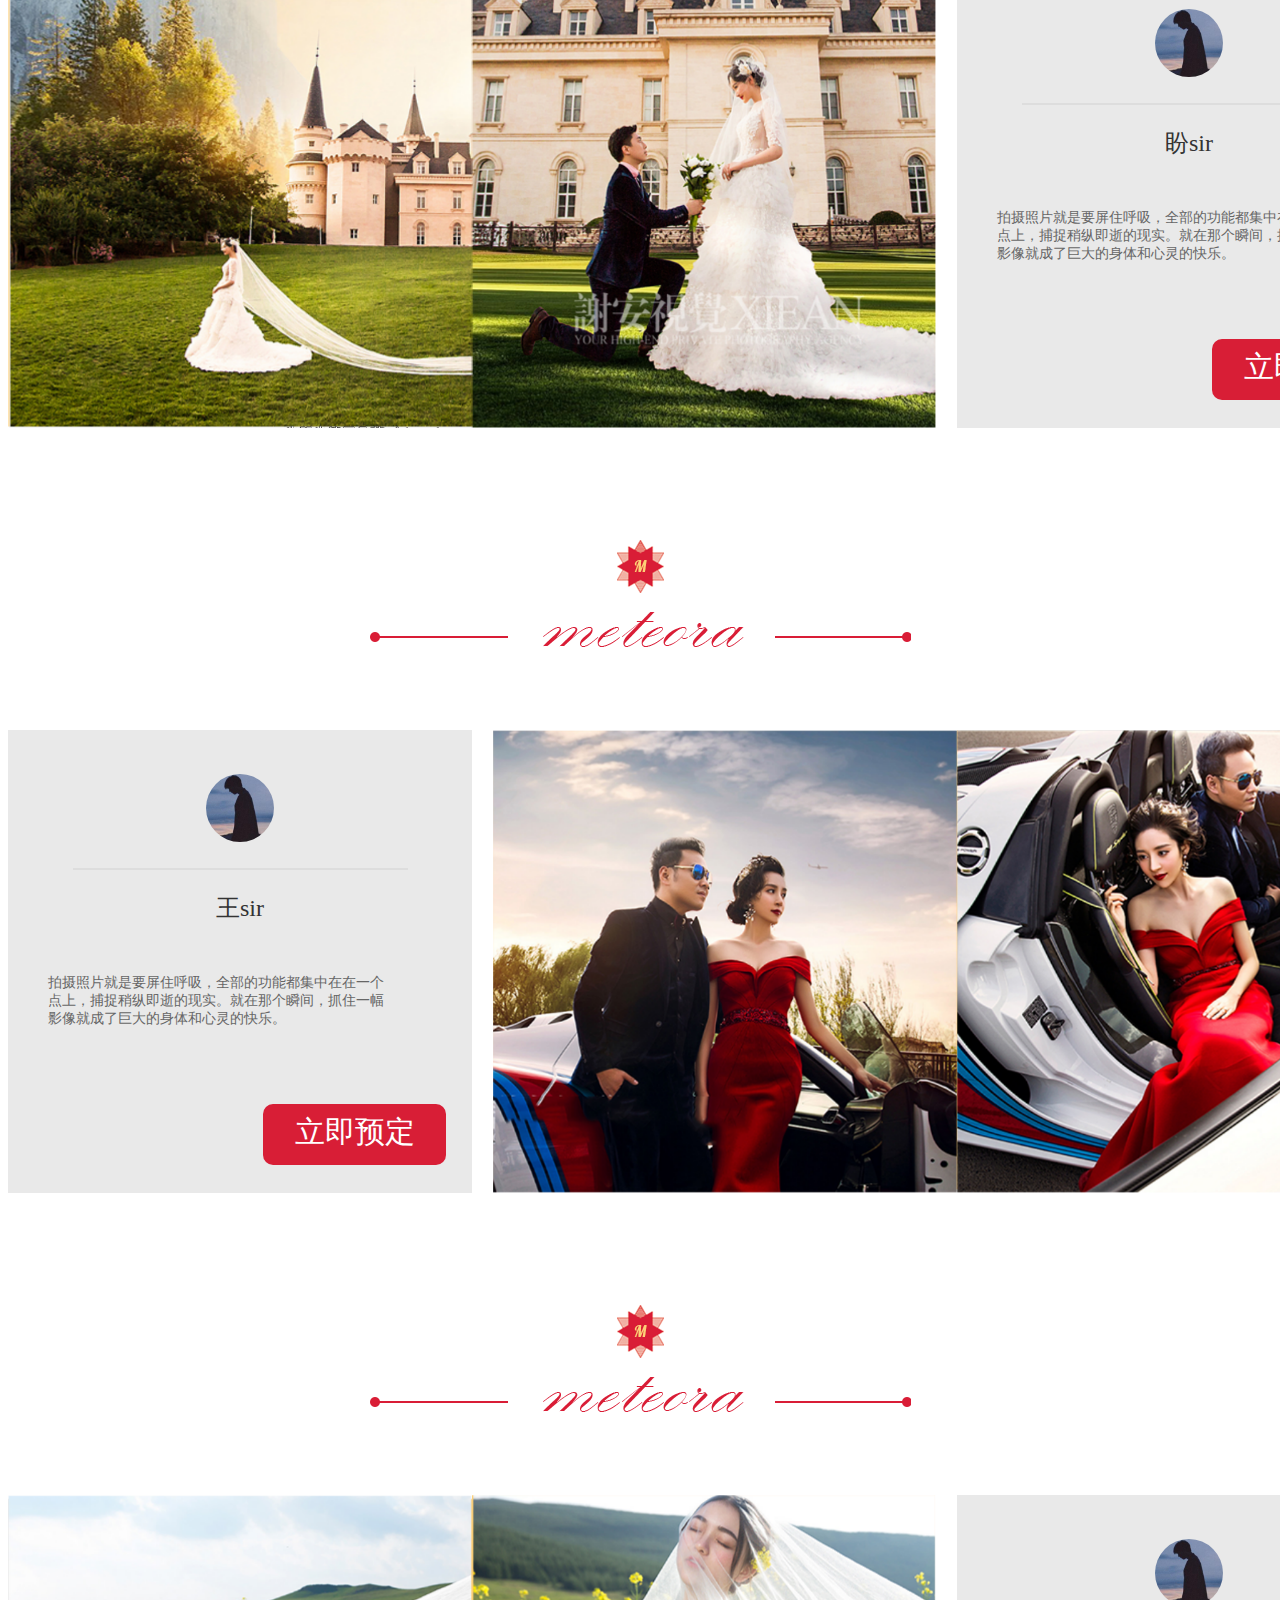
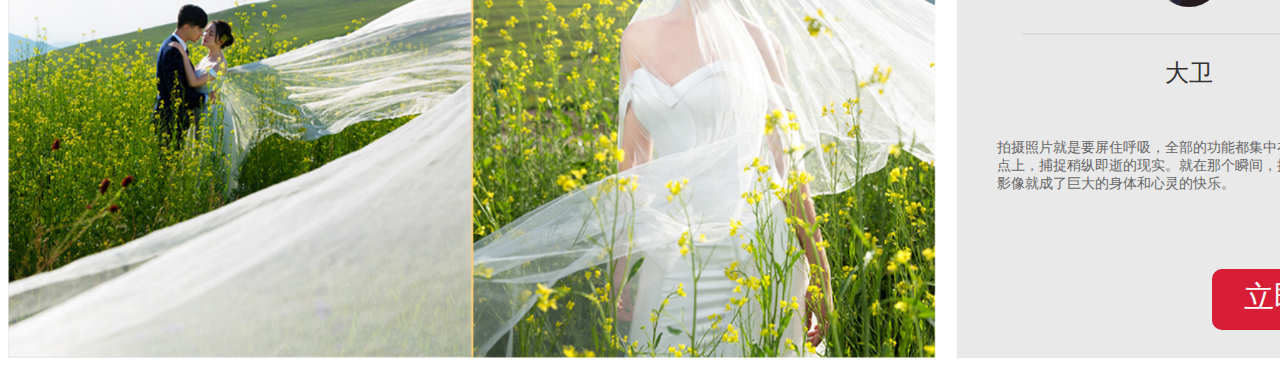
<file: 婚纱项目/index4.html>
<!DOCTYPE html>
<html lang="en">
<head>
    <meta charset="UTF-8">
    <meta name="viewport" content="width=device-width, initial-scale=1.0">
    <meta http-equiv="X-UA-Compatible" content="ie=edge">
    <title>米迪拉婚纱摄影</title>
    <link rel="stylesheet" href="css/base.css">
    <link rel="stylesheet" href="css/index4.css">
</head>
<body>
    <div class="header">

    </div>
    <!-- 城市 -->
    <div class="banner">
        <div class="banner_cs">
            <img src="img/1.png" alt="">
            <span>场地展示</span>
            <p class="df">LABERR意大利.ADORE马来西亚.INY英国.CHARMAINE香港.MANNI台湾等.</p>
            <img src="img/logo_midila.png" alt="" class="logo_midila">
        </div>
    </div>
    <!-- 介绍 -->
    <div class="jianjie">
        <div class="wrap">
            <div class="wrapper">
                <div class="viewport">
                    <ul>
                        <li>
                            <div class="news-i">
                                <a href="#">
                                    <img src="img/icon_shejizongjian.png" class="img">
                                    <span>设计总监</span>
                                    <p>你的幸福我来保障！</p>
                                    <img src="img/logo_m.png" class="logo_m">
                                    <div class="title"></div>
                                    <div class="line"><img src="img/icon_xiala.png"></div>
                                </a>
                            </div>
                        </li>
                        <li>
                            <div class="news-i">
                                <a href="#">
                                    <img src="img/icon_sheyingshi.png">
                                    <span>室外</span>
                                    <p>最美的瞬间，是够愿意和我一起分享？</p>
                                    <img src="img/logo_m.png" class="logo_m">
                                    <!-- <div class="title"></div>
                                    <div class="line"><img src="img/icon_xiala.png"></div> -->
                                </a>
                            </div>
                        </li>
                        <li>
                            <div class="news-i">
                                <a href="#">
                                    <img src="img/icon_xin.png" class="img">
                                    <span>海外</span>
                                    <p>外在的美丽表现出内在的价值，我愿意和你</p>
                                    <i>守护您最美的时刻!</i>
                                    <img src="img/logo_m.png" class="logo_m bt">
                                    <!-- <div class="title"></div>
                                    <div class="line"><img src="img/icon_xiala.png" alt=""></div> -->
                                </a>
                            </div>
                        </li>
                    </ul>
                </div>
            </div>
        </div>
    </div>


    <!-- 内容1 -->
    <div class="content1">
        <div class="tubiao1">
            <i class="biaoti1">
                <img src="img/logo_midila2.png" alt="">
            </i>
            <i class="biaoti2">
                <img src="img/logo_midila.png" alt="">
            </i>
        </div>
    </div>
    <div class="tu1">
        <ul>
            <li>
                <img src="img/tu1.png" alt="">
            </li>
            <li>
                <img src="img/tu2.png" alt="">
            </li>
            <li class="renwu">
                <div class="touxiang">
                    <img src="img/touxiang.jpg" alt="">
                </div>
                <div class="heng">
                    <i></i>
                </div>
                <div class="ming">
                    <p>盼sir</p>
                </div>
                <div class="ziti">
                    <p>拍摄照片就是要屏住呼吸，全部的功能都集中在在一个点上，捕捉稍纵即逝的现实。就在那个瞬间，抓住一幅影像就成了巨大的身体和心灵的快乐。</p>
                </div>
                <div class="yuding">
                    <div class="yuding1">
                        <p>立即预定</p>
                    </div>
                </div>
            </li>
        </ul>
    </div>

    <!-- 内容2 -->
    <div class="content1">
        <div class="tubiao1">
            <i class="biaoti1">
                <img src="img/logo_midila2.png" alt="">
            </i>
            <i class="biaoti2">
                <img src="img/logo_midila.png" alt="">
            </i>
        </div>
    </div>
    <div class="tu1">
        <ul>
            <li class=" ren">
                <div class="touxiang">
                    <img src="img/touxiang.jpg" alt="">
                </div>
                <div class="heng">
                    <i></i>
                </div>
                <div class="ming">
                    <p>王sir</p>
                </div>
                <div class="ziti">
                    <p>拍摄照片就是要屏住呼吸，全部的功能都集中在在一个点上，捕捉稍纵即逝的现实。就在那个瞬间，抓住一幅影像就成了巨大的身体和心灵的快乐。</p>
                </div>
                <div class="yuding">
                    <div class="yuding1">
                        <p>立即预定</p>
                    </div>
                </div>
            </li>
            <li class="oli">
                <img src="img/tu3.png" alt="">
            </li>
            <li>
                <img src="img/tu4.png" alt="">
            </li>
        </ul>
    </div>

    <!-- 内容3 -->
    <div class="content1">
            <div class="tubiao1">
                <i class="biaoti1">
                    <img src="img/logo_midila2.png" alt="">
                </i>
                <i class="biaoti2">
                    <img src="img/logo_midila.png" alt="">
                </i>
            </div>
        </div>
        <div class="tu1">
            <ul>
                <li>
                    <img src="img/tu5.png" alt="">
                </li>
                <li>
                    <img src="img/tu6.png" alt="">
                </li>
                <li class="renwu">
                    <div class="touxiang">
                        <img src="img/touxiang.jpg" alt="">
                    </div>
                    <div class="heng">
                        <i></i>
                    </div>
                    <div class="ming">
                        <p>大卫</p>
                    </div>
                    <div class="ziti">
                        <p>拍摄照片就是要屏住呼吸，全部的功能都集中在在一个点上，捕捉稍纵即逝的现实。就在那个瞬间，抓住一幅影像就成了巨大的身体和心灵的快乐。</p>
                    </div>
                    <div class="yuding">
                        <div class="yuding1">
                            <p>立即预定</p>
                        </div>
                    </div>
                </li>
            </ul>
        </div>
</body>
</html>
</file>
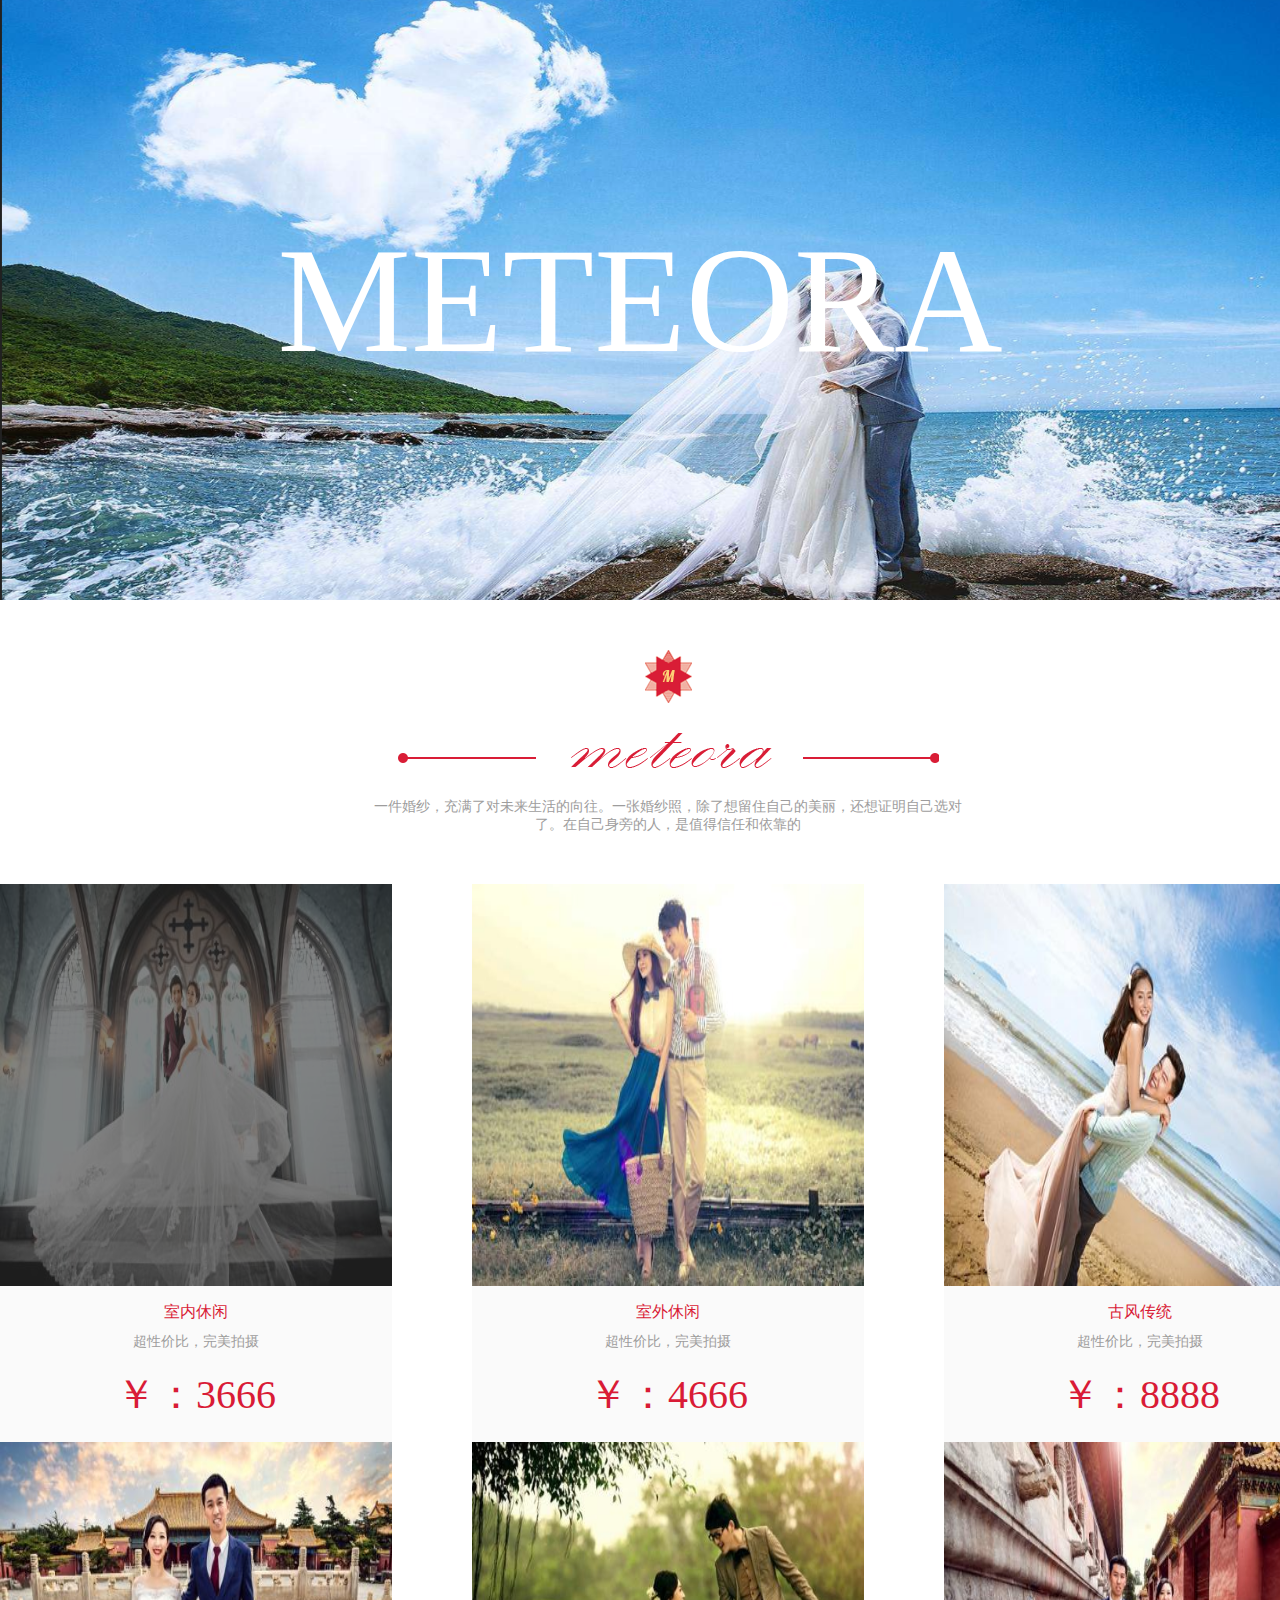
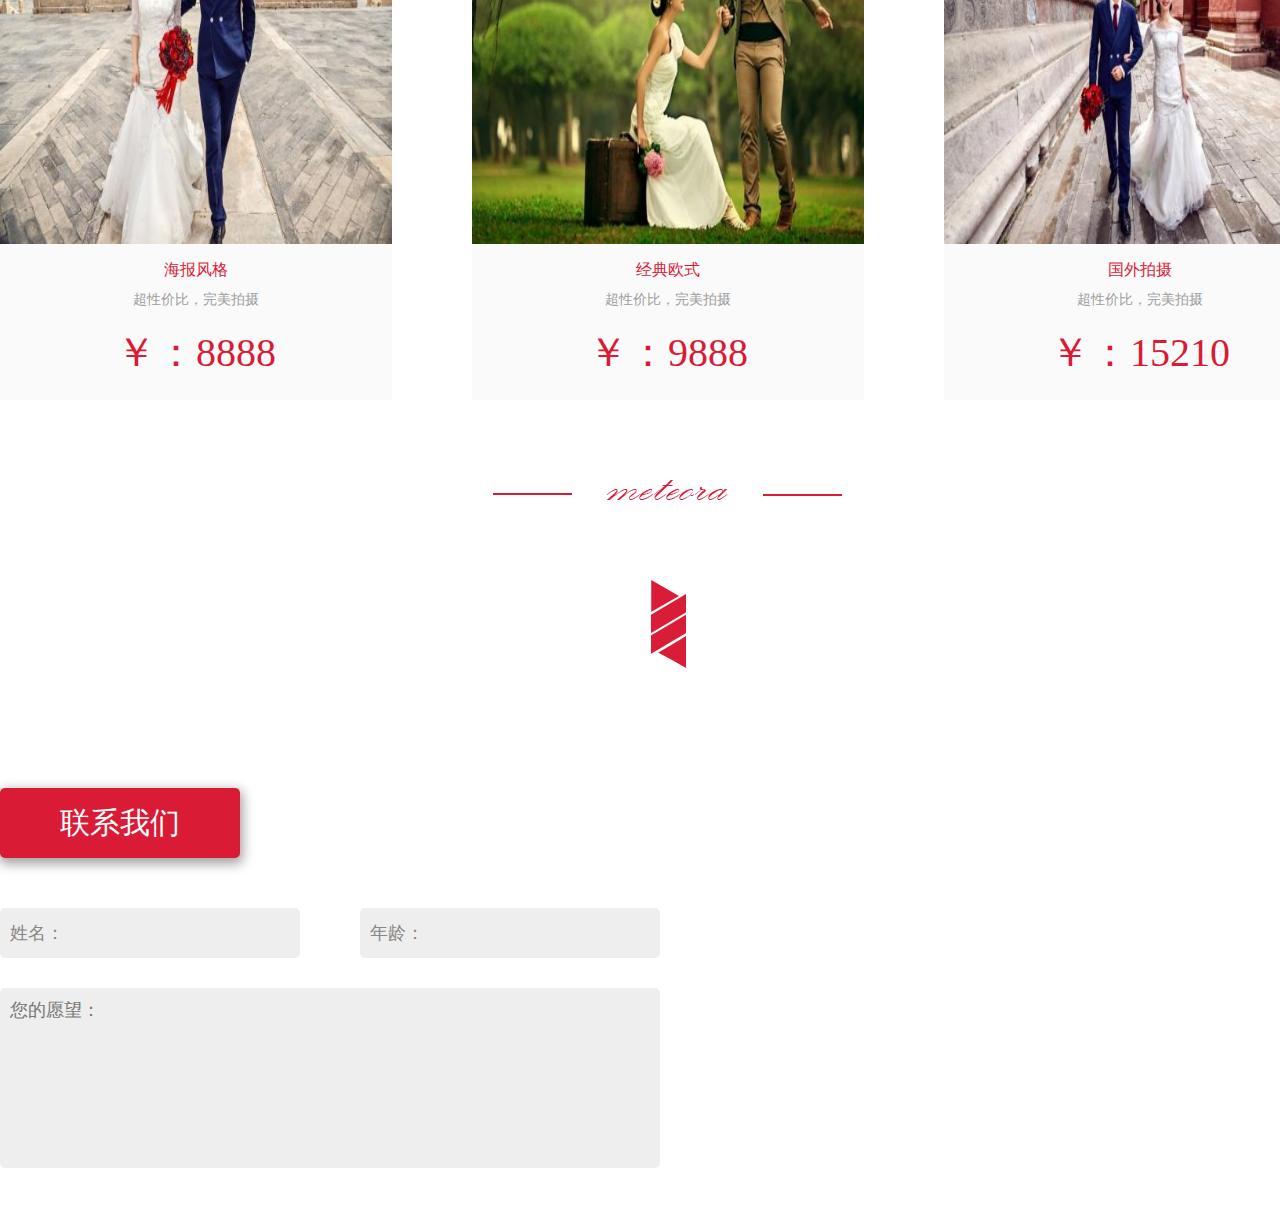
<file: 米迪拉-报价/offer.html>
<!DOCTYPE html>
<html lang="en">

<head>
    <meta charset="UTF-8">
    <meta name="viewport" content="width=device-width, initial-scale=1.0">
    <meta http-equiv="X-UA-Compatible" content="ie=edge">
    <title>Document</title>
    <link rel="stylesheet" href="./css/offer.css">
</head>

<body>
    <div class="box">
        <div class="header">
            <p>METEORA</p>
        </div>
        <div class="content">
            <div class="content-top">
                <img src="./images/logo_midila2.png" class="logo_midila2">
                <img src="./images/logo_midila.png" class="logo_midila">
                <p>一件婚纱，充满了对未来生活的向往。一张婚纱照，除了想留住自己的美丽，还想证明自己选对了。在自己身旁的人，是值得信任和依靠的</p>
            </div>
            <ul class="list">
                <li>
                    <div class="list-img">
                        <img src="./images/img1.jpg" alt="">
                        <div class="mask"></div>
                    </div>
                    <div class="list-content">
                        <p class="category">室内休闲</p>
                        <p class="txt">超性价比，完美拍摄</p>
                        <p class="price">￥：3666</p>
                    </div>
                </li>
                <li>
                    <div class="list-img">
                        <img src="./images/img2.jpg" alt="">
                    </div>
                    <div class="list-content">
                        <p class="category">室外休闲</p>
                        <p class="txt">超性价比，完美拍摄</p>
                        <p class="price">￥：4666</p>
                    </div>
                </li>
                <li>
                    <div class="list-img">
                        <img src="./images/img3.jpg" alt="">
                    </div>
                    <div class="list-content">
                        <p class="category">古风传统</p>
                        <p class="txt">超性价比，完美拍摄</p>
                        <p class="price">￥：8888</p>
                    </div>
                </li>
                <li>
                    <div class="list-img">
                        <img src="./images/img4.jpg" alt="">
                    </div>
                    <div class="list-content">
                        <p class="category">海报风格</p>
                        <p class="txt">超性价比，完美拍摄</p>
                        <p class="price">￥：8888</p>
                    </div>
                </li>
                <li>
                    <div class="list-img">
                        <img src="./images/img5.jpg" alt="">
                    </div>
                    <div class="list-content">
                        <p class="category">经典欧式</p>
                        <p class="txt">超性价比，完美拍摄</p>
                        <p class="price">￥：9888</p>
                    </div>
                </li>
                <li>
                    <div class="list-img">
                        <img src="./images/img6.jpg" alt="">
                    </div>
                    <div class="list-content">
                        <p class="category">国外拍摄</p>
                        <p class="txt">超性价比，完美拍摄</p>
                        <p class="price">￥：15210</p>
                    </div>
                </li>
            </ul>
            <div class="content-bottom">
                <img src="./images/logo_midilaxiao.png" class="logo_midilaxiao">
                <img src="./images/pic_zhuangshi.png" class="pic_zhuangshi">
                <div class="contact">
                    <div class="contact-l">
                        <div class="contactM">联系我们</div>
                        <div class="inp">
                            <label>
                                姓名：
                                <input type="text">
                            </label>
                            <label>
                                年龄：
                                <input type="text">
                            </label>
                        </div>
                        <textarea cols="10" rows="8" placeholder="您的愿望："></textarea>
                    </div>
                    <div class="contact-r">
                        <div id="container"></div>
                    </div>
                </div>
            </div>
        </div>
    </div>
</body>

</html>
<script type="text/javascript" src="http://apps.bdimg.com/libs/jquery/2.1.4/jquery.min.js"></script>
<script type="text/javascript" src="http://api.map.baidu.com/api?v=2.0&ak=9gNjMP6NT6bg1kjNaUgPGIvgB9BdQ99G"></script>
<script type="text/javascript" src="./js/maps.js"></script>
</file>
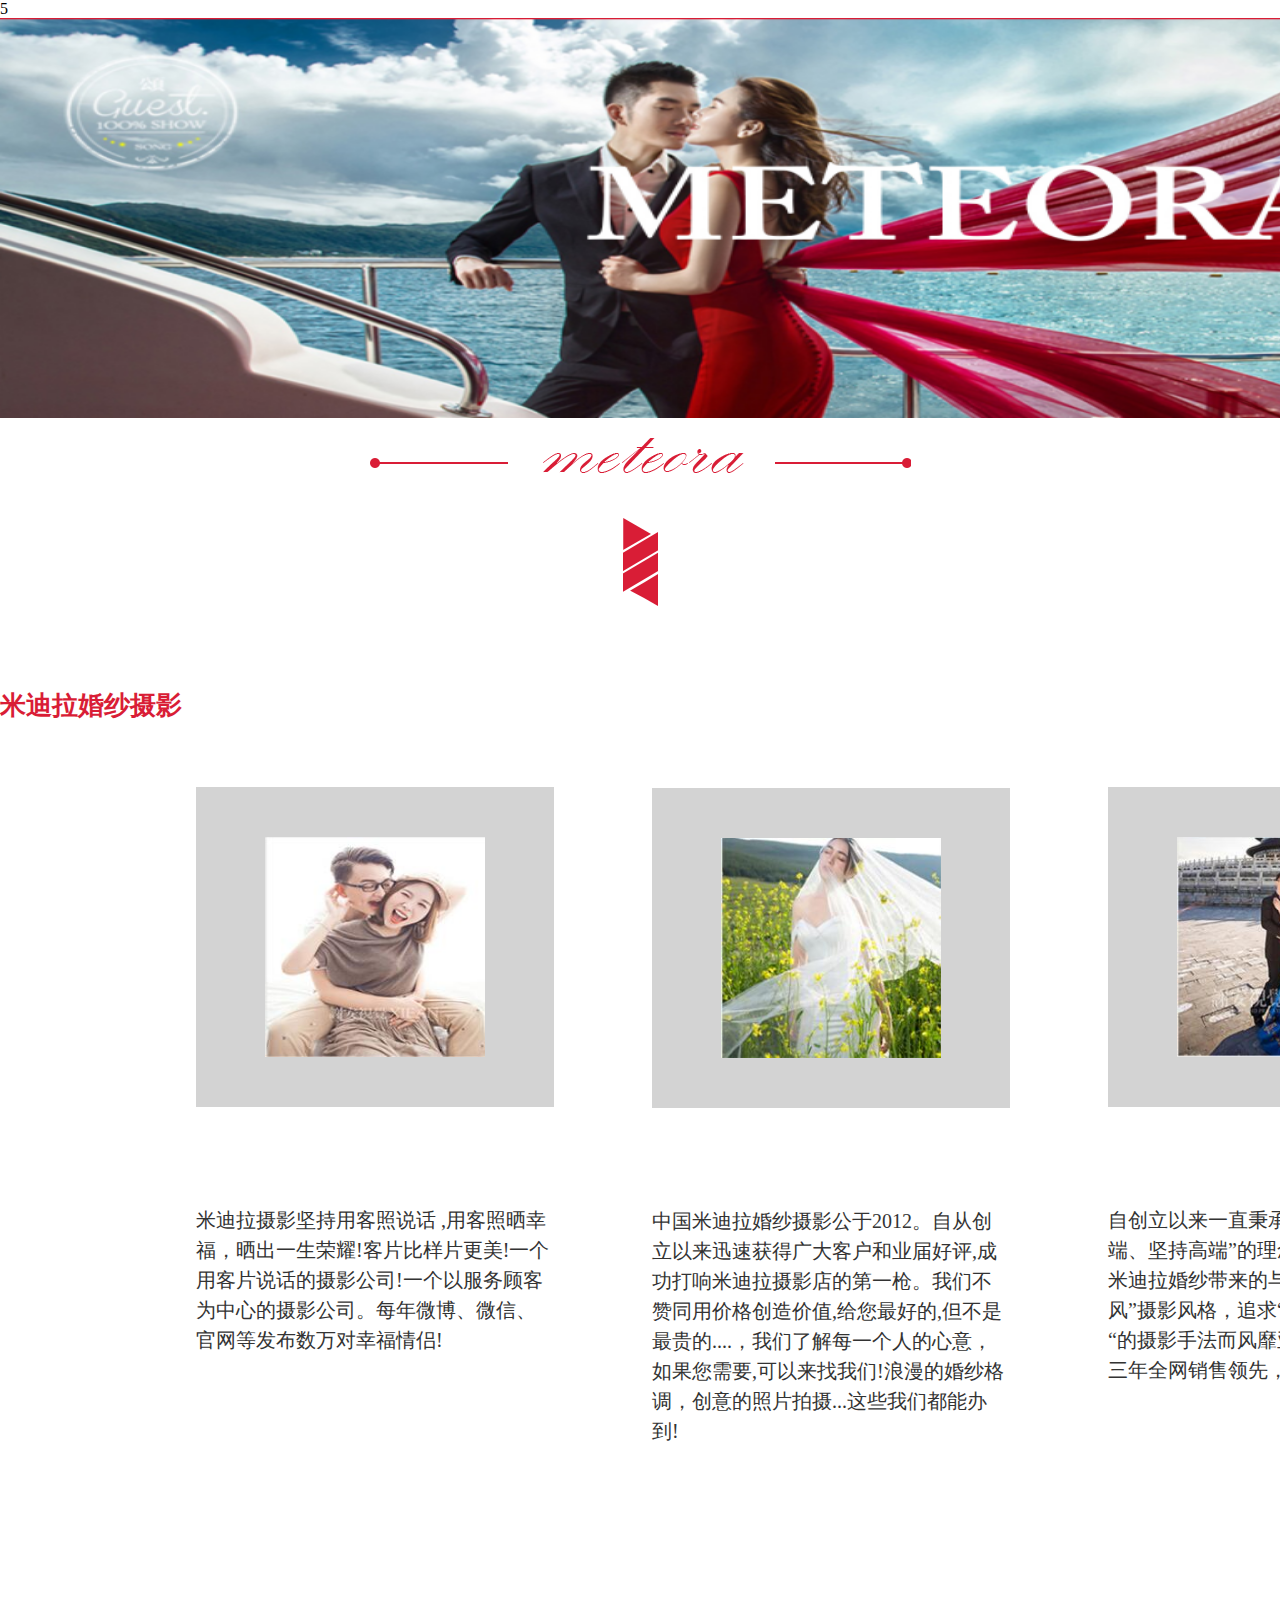
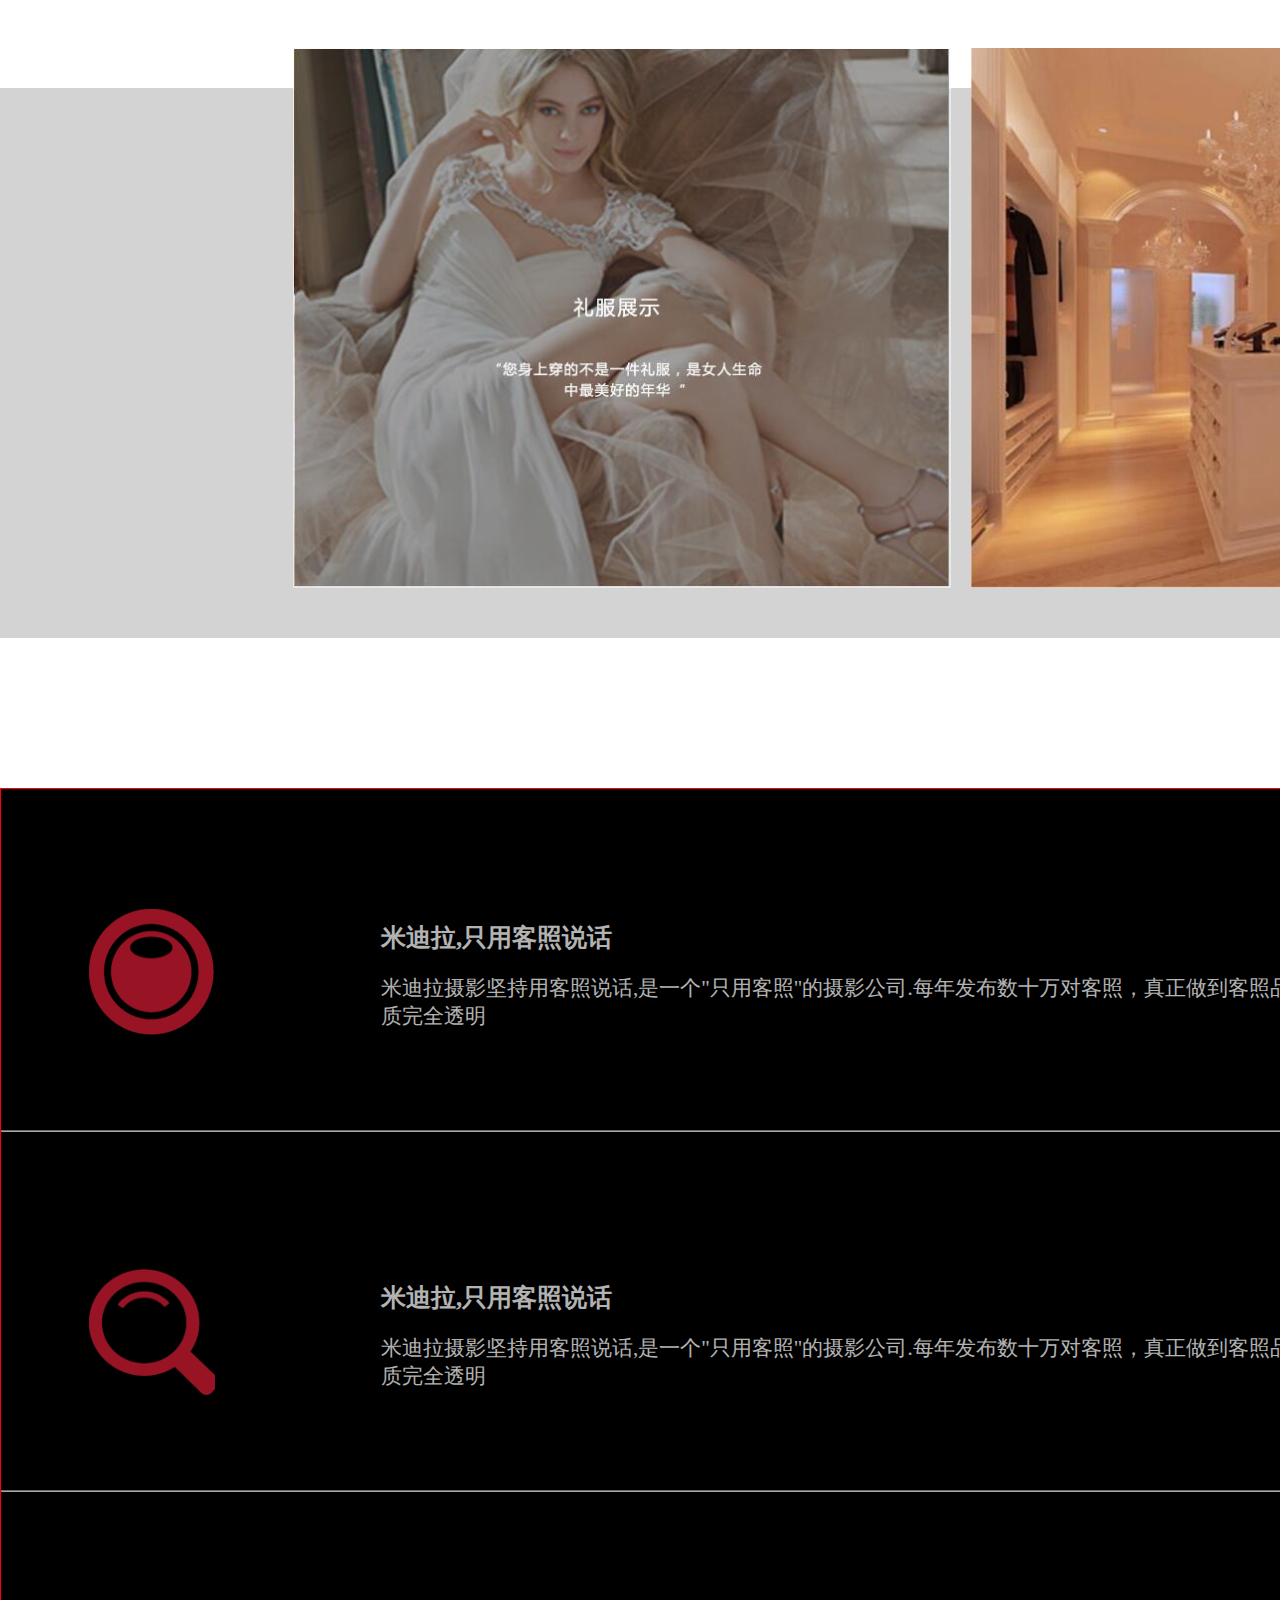
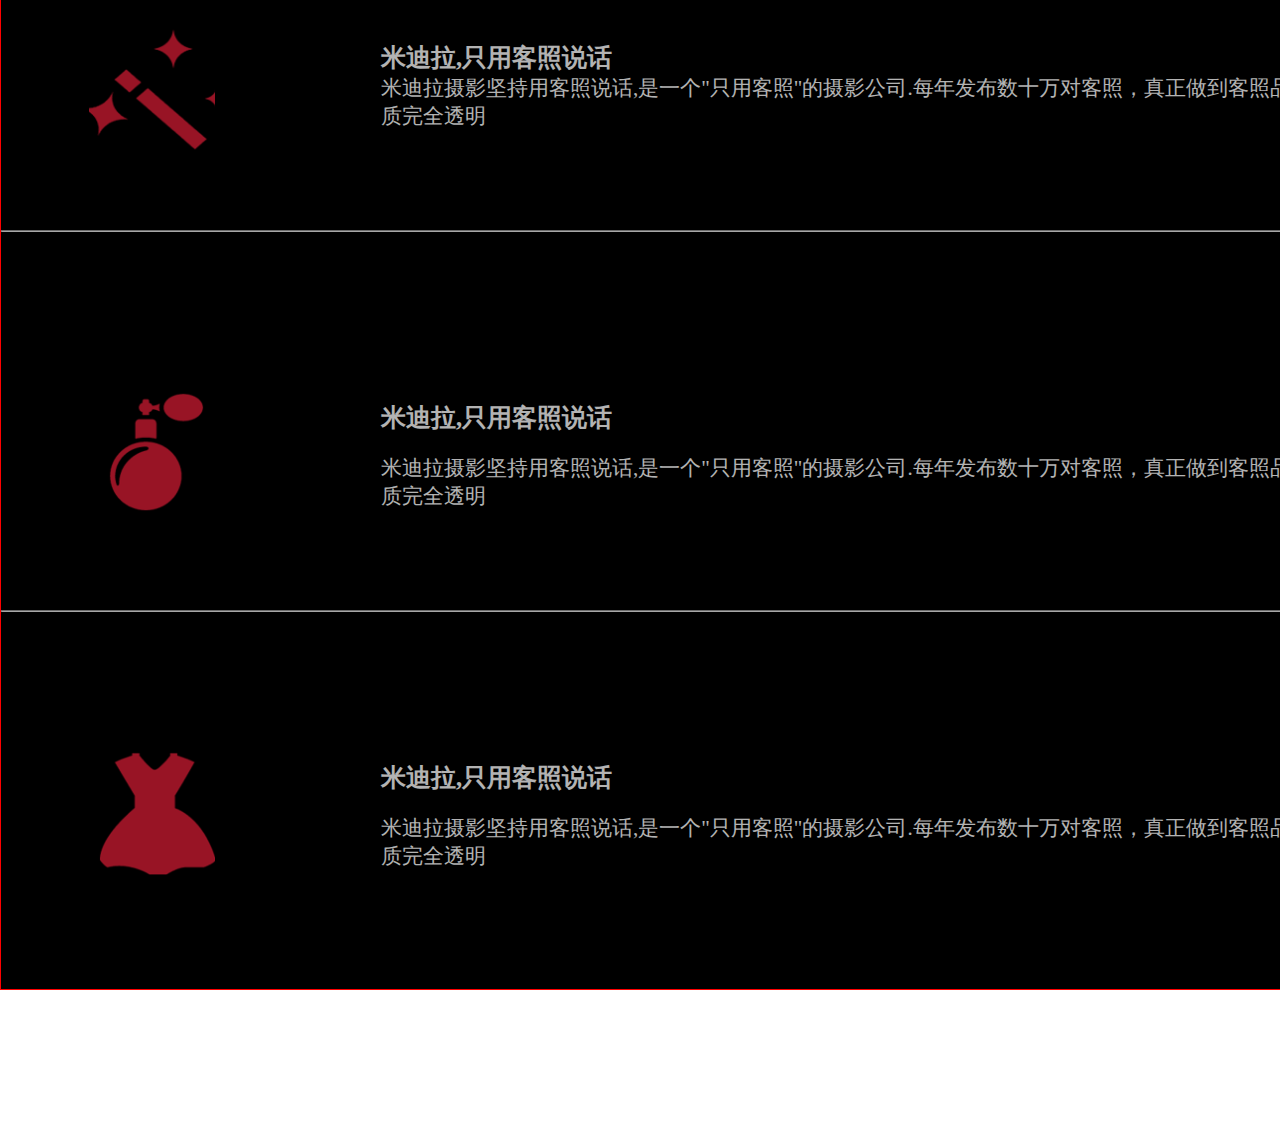
<file: 婚纱项目/8/8.html>
<!DOCTYPE html>
<html lang="en">
<head>
    <meta charset="UTF-8">
    <meta name="viewport" content="width=device-width, initial-scale=1.0">
    <meta http-equiv="X-UA-Compatible" content="ie=edge">
    <title>Document</title>
    <link rel="stylesheet" href="8.css">
</head>5
<body>
    <!-- 图片 -->
    <div class="top-tu">
         <img src="img/1.png" alt="">
    </div>
    <!-- icon结构 -->
    <div class="icon">
        <img src="img/logo_midila.png" alt=""><br>
        <img src="img/pic_zhuangshi.png" alt="">
    </div>
    <!-- 米迪拉婚纱摄影 -->
    <div class="content">
        <h4>米迪拉婚纱摄影</h4>
        <!-- 第一部分 -->
        <div class="content_1">
            <div class="first">
                  <div class="first_1">
                      <img src="img/01.jpg" alt="" style="height:220px;width:220px;">
                  </div>
                  <p>米迪拉摄影坚持用客照说话 ,用客照晒幸福，晒出一生荣耀!客片比样片更美!一个用客片说话的摄影公司!一个以服务顾客为中心的摄影公司。每年微博、微信、官网等发布数万对幸福情侣!
                  </p>
            </div>
            <div class="two">
                    <div class="two_1">
                        <img src="img/02.jpg" alt="" style="height:220px;width:220px;">
                    </div>
                    <p>
                          中国米迪拉婚纱摄影公于2012。自从创立以来迅速获得广大客户和业届好评,成功打响米迪拉摄影店的第一枪。我们不赞同用价格创造价值,给您最好的,但不是最贵的....，我们了解每一个人的心意，如果您需要,可以来找我们!浪漫的婚纱格调，创意的照片拍摄...这些我们都能办到!  
                    </p>
              </div>
              <div class="three">
                    <div class="three_1">
                        <img src="img/03.jpg" alt="" style="height:220px;width:220px;">
                    </div>
                    <p>
                          自创立以来一直秉承“创造高端、服务高端、坚持高端”的理念,让无数新人体验到米迪拉婚纱带来的与众不同。自创“海报风”摄影风格，追求“自由，自在，自然“的摄影手法而风靡亚洲!伯爵天猫店连续三年全网销售领先，好评量领先。
                    </p>
              </div>
        </div>
    </div>
     <!-- 第二部分 -->
     <div class="c2">
     <div class="content2">
            <div class="first">
                <img src="img/05.jpg" alt="" style="height:540px;width:658px">
            </div>
            <div class="two">
                  <img src="img/04.jpg" alt="" style="height:540px;width:658px"> 
              </div>
          </div>
        </div>
     <!-- 第三部分 -->
     <div class="content3">
             <div class="c3">
               <div class="icon1">
                 <img src="img/icon_jingtou.png" alt="">
                 <div class="text">
                     <h3>米迪拉,只用客照说话</h3>
                     <p>米迪拉摄影坚持用客照说话,是一个"只用客照"的摄影公司.每年发布数十万对客照，真正做到客照品质完全透明</p>

                 </div>
                 <hr>
               </div>
               <div class="icon2">
                    <img src="img/icon_fangdajing.png" alt="">
                 <div class="text">
                     <h3>米迪拉,只用客照说话</h3>
                     <p>米迪拉摄影坚持用客照说话,是一个"只用客照"的摄影公司.每年发布数十万对客照，真正做到客照品质完全透明</p>
                 </div>
                 <hr>
               </div>
               <div class="icon3">
                    <img src="img/icon_moshubang.png" alt="">
                 <div class="text">
                     <h3>米迪拉,只用客照说话</h3>
                     <p>米迪拉摄影坚持用客照说话,是一个"只用客照"的摄影公司.每年发布数十万对客照，真正做到客照品质完全透明</p>
                 </div>
                 <hr>
               </div>
               <div class="icon4">
                    <img src="img/icon_xianghsui.png" alt="">
                 <div class="text">
                     <h3>米迪拉,只用客照说话</h3>
                     <p>米迪拉摄影坚持用客照说话,是一个"只用客照"的摄影公司.每年发布数十万对客照，真正做到客照品质完全透明</p>
                 </div>
                 <hr>
               </div>
               <div class="icon5">
                    <img src="img/icon_lifu.png" alt="">
                 <div class="text">
                     <h3>米迪拉,只用客照说话</h3>
                     <p>米迪拉摄影坚持用客照说话,是一个"只用客照"的摄影公司.每年发布数十万对客照，真正做到客照品质完全透明</p>
                 </div>
               </div>
             </div>
     </div>
</body>
</html>
</file>
<file: 婚纱项目/css/public.css>
/*设置文件编码*/
@charset "UTF-8";

/*css初始化*/
html, body, ul, li, ol, dl, dt, dd, p, h1, h2, h3, h4, h5, h6, form, fieldset, legend, img {
	margin: 0;
	padding: 0;
}
body {
    color: #666;
    font-family: Helvetica,Arial,"Hiragino Sans GB","Microsoft Yahei","微软雅黑","STHeiti","华文细黑",sans-serif;
    font-size: 14px;
}
/*去掉蓝色边框,各个浏览器显示效果不同*/
fieldset, img, input, button {
	border: none;
	padding: 0;
	margin: 0;
	outline-style: none;
}

ul, ol {
	list-style: none;
}

input {
	padding-top: 0;
	padding-bottom: 0;
	/*simsun字体是一款宋体设计字体*/
	font-family: "SimSun","宋体";
}

select, input {
	vertical-align: middle;
}

img {
	border: 0;
	vertical-align: middle;
}

select, input, textarea {
	font-size: 12px;
	margin: 0;
}

/*防止拖动影响布局*/
textarea {
	resize: none;
}

/*设定表格的细边框样式*/
table {
	border-collapse: collapse;
}

body {
	/*\5b8b\4f53是宋体两个字的unicode编码;
	unicode编码可以描述所有国家的字符，以\起始，
	后面跟4位十六进制数*/
	font: 12px/150% Arial, Verdana, "\5b8b\4f53";
	color: #666;
	background: #fff;
}

/*清除浮动*/
.clearfix:before, .clearfix:after {
	content: "";
	display: table;/*等价于display:block;*/
}

.clearfix:after {
	clear: both;
}

/*针对于IE/6/7浏览器的浮动清除*/
.clearfix {
	*zoom:1;
}

a {
	color: #666;
	text-decoration: none;
}

a:hover {
	color: #C81623;
}

h1, h2, h3, h4, h5, h6 {
	text-decoration: none;
	font-weight: normal;
	/*设置字体属性为默认大小，是相当于浏览器默认字体
	大小或继承body设定的字体大小来说的*/
	font-size: 100%;
}

s, i, em {
	font-style: normal;
	text-decoration: none;
}

/*京东色*/
.col-red {
	color: #C81623 !important;
}

/*公共类*/
.w {
	width: 1210px;
	margin: 0 auto;
}

.fl {
	float: left;
}

.fr {
	float: right;
}

.al {
	text-align: left;
}

.ac {
	text-align: center;
}

.ar {
	text-align: right;
}

.hide {
	display: none;
}
</file>
<file: 婚纱项目/css/index.css>
*{
    margin:0;
    padding: 0;
}
body{
    font-family: "微软雅黑";
}
.header{
    width:100%;
    height:98px;
    background-image: -webkit-linear-gradient(left,#e65239,#e03737);
}
.header .top{
    width:1340px;
    height:100%;
    margin:0 auto;
    overflow: hidden;
    font-size: 0px;
}
.header .top .logo{
    float:left;
    line-height:98px; 
}
.header .top .list{
    float:right;
    font-size: 0;
    width:775px;
}
.header .top .list li{
    float:left;
    font-size: 16px;
   line-height: 98px;
    color:#ffd077;
    position: relative;
    margin-left:70px;
}

.header .top .list li div{
    position: absolute;
    width:100%;
    height:2px;
    bottom:35px;
    background: #fff;
    left:0;
    display:none;
}
.header .top .list li.active{
    color:#fff;
}
.header .top .list li.active div{
    display: block;
}
.footer{
    width:100%;
    margin-top: 100px;
    background-image: -webkit-linear-gradient(left,#e65239,#e03737);
}
.footer .bottom{
    width:1340px;
    height:100%;
    margin:0 auto;
    overflow: hidden;
    font-size: 0px;
    position: relative;
}
.footer .bottom .bottom-left{
    font-size: 14px;
    color:#fed077;
    float:left;
    padding-bottom: 20px;
}
.footer .bottom .bottom-left p{
    margin-top:20px;
}
.footer .bottom .bottom-left ul li{
    float:left;
    width:70px;
    height:70px;
    font-size: 16px;
    line-height: 70px;
    margin-right: 20px;
    border:1px solid #fed077;
    text-align: center;
}
.footer .bottom .bottom-left ul{
    margin-top:42px;
}
.footer .bottom .bottom-right{
   position: absolute;
    bottom:0;
    right:0;
    width:88px;
    height:136px;
}
.footer .bottom .bottom-right .zimu{
    width:100%;
    height:16px;
}
.footer .bottom .bottom-right{
    font-size: 12px;
    color:#fed077;
}
</file>
<file: 田雨/css/base.css>
a, abbr, acronym, address, applet, article, aside, audio, b, big, blockquote, canvas, 
caption, center, cite, code, dd, del, details, dfn, div, dl, dt, em, embed, fieldset, 
figcaption, figure, footer, form, h1, h2, h3, h4, h5, h6, header, hgroup, i, iframe, img, 
ins, kbd, label, legend, li, mark, menu, nav, object, ol, output, p, pre, q, ruby, s, samp, 
section, small, span, strike, strong, sub, summary, sup, table, tbody, td, tfoot, th, thead, 
time, tr, tt, u, ul, var, video {
    margin: 0;
    padding: 0;
    border: 0;
    outline: 0;
    font-style: normal;
    *zoom: 1;
    _zoom: 1;
    -webkit-text-size-adjust: none;
}
body>div{
    margin: 0 auto;
}
audio, canvas, iframe, img, svg, video {
    vertical-align: middle;
}
ul{
    list-style: none;
}
a{
    text-decoration: none;
}
</file>
<file: 田雨/index.css>
.header{
    width: 100%;
    height: 100px;
    background: red;
}
.banner{
    width: 100%;
    background-color: #fff;
}
.banner .banner_cs{
    margin-top: 68px;
    text-align: center;
}
.banner .banner_cs span{
    display: block;
    font-size: 50px;
    color: #d81e36;
    margin-top: 66px;
}
.banner .banner_cs .df{
    display: block;
    font-family: Aparajita,MicrosoftYaHei,Aparajita,MicrosoftYaHei,Aparajita,MicrosoftYaHei,Aparajita,MicrosoftYaHei,Aparajita,MicrosoftYaHei,Aparajita;
    font-size: 26px;
    color: #333333;
    margin-top: 31px;
}
.banner .banner_cs .logo_midila{
    margin-top: 31px;
}

.jianjie{
    margin-top: 72px;
    background-color: #e9e9e9;
    height: 424px;
}
.jianjie .wrap{
    margin: 0 auto;
    position: relative;
    width: 1368px;
}
.jianjie .wrap .wrapper{
    border: none;
    margin-bottom: 0;
}
.jianjie .wrap .wrapper .viewport{
    width: 100%;
    position: relative;
    height: 400px;
}
.jianjie .wrap .wrapper .viewport ul li{
    width: 434px;
    height: 416px;
    border: 1px solid #dfdfdf;
    float: left;
    margin-right: 20px;
    margin-top: 50px;
    font-family: MicrosoftYaHei;
    background-color: #fff;
}
.jianjie .wrap .wrapper .viewport ul li .news-i{
    width: 434px;
}
.jianjie .wrap .wrapper .viewport ul li .news-i a{
    display: block;
    height: 76px;
    text-align: center;
    margin-top: 74px;
}
.jianjie .wrap .wrapper .viewport ul li .news-i a img.img{
    width: 81px;
    height: 79px;
}
.jianjie .wrap .wrapper .viewport ul li .news-i a span{
    display: block;
    font-size: 24px;
    color: #333333;
    margin-top: 46px;
}
.jianjie .wrap .wrapper .viewport ul li .news-i a p{
    margin-top: 32px;
    font-size: 14px;
    color: #666666;
    text-align: center;
}
.jianjie .wrap .wrapper .viewport ul li .news-i a i{
    display: block;
    font-size: 14px;
    color: #666666;
    text-align: center;
}
.jianjie .wrap .wrapper .viewport ul li .news-i a .logo_m{
    margin-top: 60px;
    width: 93px;
    height: 17px;
}
.jianjie .wrap .wrapper .viewport ul li .news-i a .title{
    width: 432px;
    height: 16px;
    background-color: #d81e36;
    margin-top: 46px;
}
.jianjie .wrap .wrapper .viewport ul li .news-i a .line{
    width: 28px;
    height: 28px;
    margin: 0 auto;
    background-color: #d81e36;
    margin-top: -23px;
    border: 1px solid #ebebeb;
    position: relative;
}
.jianjie .wrap .wrapper .viewport ul li .news-i a .logo_m.bt{
    margin-top: 41px;
    width: 93px;
    height: 17px;
}
/* .jianjie .wrap .wrapper .viewport ul li .news-i a .title.bn{
    width: 432px;
    height: 16px;
    background-color: #d81e36;
    margin-top: 49px;
} */


.content1{
    height: 107px;
}
.content1 .tubiao1{
    height: 107px;
    /* background: #d81e36; */
}
.content1 .tubiao1 .biaoti1{
    display: block;
    text-align: center;
    margin-top: 113px;
}
.content1 .tubiao1 .biaoti2{
    display: block;
    text-align: center;
    margin-top: 19px;
}
.tu1{
    height: 462px;
    margin-top: 83px;
}
.tu1 ul{
    width: 1434px;
    height: 462px;
    margin: 0 auto;
}
.tu1 ul li{
    width: 464px;
    height: 463px;
    float: left;
}
.tu1 ul li img{
    width: 464px;
    height: 463px;
}
.tu1 ul .renwu{
    width: 464px;
    height: 463px;
    margin-left: 21px;
    background: #e9e9e9; 
    position: relative;
}
.tu1 ul .renwu .touxiang{
    display: block;
    text-align: center;
    margin-top: 44px;
}
.tu1 ul .renwu .touxiang img{
    width: 68px;
    height: 68px;
    background-size: cover;
    border-radius: 50%;
}
.tu1 ul .renwu .heng{
    margin-top: 26px;
    width: 464px;
}
.tu1 ul .renwu .heng i{
    display: block;
    width: 333px;
    margin: 0 auto;
    border: 1px solid #ddd;
}
.tu1 ul .renwu .ming{
    width: 100%;
    margin-top: 22px;
    text-align: center;
}
.tu1 ul .renwu .ming p{
    display: block;
    font-size: 24px;
    color: #333333;
    font-family: MicrosoftYaHei;
}
.tu1 ul .renwu .ziti{
    width: 100%;
    height: 55px;
    margin-top: 50px;
}
.tu1 ul .renwu .ziti p{
    display: block;
    width: 340px;
    font-size: 14px;
    position: relative;
    left: 40px;
    color: #666666;
    font-family: MicrosoftYaHei;
}
.tu1 ul .renwu .yuding{
    width: 100%;
    margin-top: 86px;
}
.tu1 ul .renwu .yuding .yuding1{
    width: 183px;
    height: 61px;
    background: #d81e36;
    border-radius: 10px;
    position: absolute;
    right: 26px;
    bottom: 28px;
}
.tu1 ul .renwu .yuding .yuding1 p{
    display: block;
    text-align: center;
    color: #fff;
    font-size: 30px;
    margin-top: 8px;
}
.tu1 ul li.oli{
    margin-left: 21px;
}
.tu1 ul .ren{
    background: #e9e9e9; 
    position: relative;
}
.tu1 ul .ren .touxiang{
    display: block;
    text-align: center;
    margin-top: 44px;
}
.tu1 ul .ren .touxiang img{
    width: 68px;
    height: 68px;
    background-size: cover;
    border-radius: 50%;
}
.tu1 ul .ren .heng{
    margin-top: 26px;
    width: 464px;
}
.tu1 ul .ren .heng i{
    display: block;
    width: 333px;
    margin: 0 auto;
    border: 1px solid #ddd;
}
.tu1 ul .ren .ming{
    width: 100%;
    margin-top: 22px;
    text-align: center;
}
.tu1 ul .ren .ming p{
    display: block;
    font-size: 24px;
    color: #333333;
    font-family: MicrosoftYaHei;
}
.tu1 ul .ren .ziti{
    width: 100%;
    height: 55px;
    margin-top: 50px;
}
.tu1 ul .ren .ziti p{
    display: block;
    width: 340px;
    font-size: 14px;
    position: relative;
    left: 40px;
    color: #666666;
    font-family: MicrosoftYaHei;
}
.tu1 ul .ren .yuding{
    width: 100%;
    margin-top: 86px;
}
.tu1 ul .ren .yuding .yuding1{
    width: 183px;
    height: 61px;
    background: #d81e36;
    border-radius: 10px;
    position: absolute;
    right: 26px;
    bottom: 28px;
}
.tu1 ul .ren .yuding .yuding1 p{
    display: block;
    text-align: center;
    color: #fff;
    font-size: 30px;
    margin-top: 8px;
}
.tu1 ul li.oli{
    margin-left: 21px;
}
</file>
<file: 婚纱项目/css/index2.css>
*{
padding: 0;
margin: 0;
}
.top-tu{
    height: 400px;
    width: 1920px;
    margin:0px auto;
}
.top-tu img{
    height: 400px;
    width: 100%;
    margin:0px auto;
}
.icon{
    height:270px;
    width:100%;
    margin-top:53px;
    line-height:100px;
    text-align: center;
    margin:0px auto;
}
.content{
    height: 1000px;
    width: 1430px;
    margin:0px auto;
}
.content h4{
 color: #d91d36;
 font-size: 26px;
 font-family: "MicrosoftYaHei";   
}
.content .content_1{
       height: 400px;
       width:1430px;
       float: left;
       margin-top: 64px;
       margin-left: 98px;
       
}
.content .content_1 .first{
    width: 358px;
    height: 320px;
    background-color:lightgray;
    margin-left: 98px;
    line-height:30px;
    float: left;

}
.content .content_1 .first .first_1{
    height: 220px;
    width: 220px;
    margin-left:69px;
    padding-top:50px;
}
.content .content_1 .first p{
    width: 358px;
    height: 200px;
    font-size:20px;
    color: #333333;
    margin-top:148px;

}
.content .content_1 .two{
    width: 358px;
    height: 320px;
    background-color:lightgray;
    margin-left: 98px;
    margin-top:1px;
    line-height:30px;
    float: left;

}
.content .content_1 .two .two_1{
    height: 220px;
    width: 220px;
    margin-left:69px;
    padding-top:50px;
}
.content .content_1 .two p{
    width: 358px;
    height: 200px;
    font-size:20px;
    color: #333333;
    margin-top:148px;

}
.content .content_1 .three{
    width: 358px;
    height: 320px;
    background-color:lightgray;
    margin-left: 98px;
    line-height:30px;
    float: left;

}
.content .content_1 .three .three_1{
    height: 220px;
    width: 220px;
    margin-left:69px;
    padding-top:50px;
}
.content .content_1 .three p{
    width: 358px;
    height: 200px;
    font-size:20px;
    color: #333333;
    margin-top:148px;

}
.c2{
    height: 550px;
    width:1920px;
    margin:0px auto;
    background-color:lightgray;
}
.content2{
    height: 550px;
    width:1920px;
}
.content2 .first,.two{
    float: left;
    margin-top:-40px;
    
} 
.content2 .first{
    margin-left:293px;
}
.content2 .two{
    margin-left:20px;
}
.content3{
    width: 1336px;
    height: 1800px;
    margin: 150px auto;
    border:1px solid red;
    background-color: black;
    
}
.content3 .c3{
    width: 1336px;
    height: 1800px;
    padding-top: ;
    opacity:0.7;
    font-size:21px;
}
.content3 .c3 .icon1{
  height: 360px;
  width: 1336px;
}
.content3 .c3 .icon1 img{
    margin-top:120px;
    margin-left:88px;
    height: 126px;
    width: 126px;
}
.content3 .c3 .icon1 .text{
    /*float: left;*/
    width:930px;
    color: white;
    margin-left:380px;
    padding-top:10px;
    margin-top:-130px; 

}
.content3 .c3 .icon1 .text p{
    margin-top:20px;
}
hr{
    margin-top:100px;
}
.content3 .c3 .icon2{
    height: 360px;
  width: 1336px;
}
.content3 .c3 .icon2 img{
    margin-top:120px;
    margin-left:88px;
    height: 126px;
    width: 126px;
}
.content3 .c3 .icon2 .text{
    /*float: left;*/
    width:930px;
    color: white;
    margin-left:380px;
    padding-top:10px;
    margin-top:-130px; 

}
.content3 .c3 .icon2 .text p{
    margin-top:20px;
}
.content3 .c3 .icon3{
    height: 360px;
  width: 1336px;
}
.content3 .c3 .icon3 img{
    margin-top:120px;
    margin-left:88px;
    height: 126px;
    width: 126px;
}
.content3 .c3 .icon3 .text{
    /*float: left;*/
    width:930px;
    color: white;
    margin-left:380px;
    padding-top:10px;
    margin-top:-130px; 

}
.content3 .c3 .icon4 .text p{
    margin-top:20px;
}
.content3 .c3 .icon4{
    height: 360px;
  width: 1336px;
}
.content3 .c3 .icon4 img{
    margin-top:120px;
    margin-left:88px;
    height: 126px;
    width: 126px;
}
.content3 .c3 .icon4 .text{
    /*float: left;*/
    width:930px;
    color: white;
    margin-left:380px;
    padding-top:10px;
    margin-top:-130px; 

}
.content3 .c3 .icon4 .text p{
    margin-top:20px;
}
.content3 .c3 .icon5{
    height: 360px;
  width: 1336px;
}
.content3 .c3 .icon5 img{
    margin-top:120px;
    margin-left:88px;
    height: 126px;
    width: 126px;
}
.content3 .c3 .icon5 .text{
    /*float: left;*/
    width:930px;
    color: white;
    margin-left:380px;
    padding-top:10px;
    margin-top:-130px; 

}
.content3 .c3 .icon5 .text p{
    margin-top:20px;
}
</file>
<file: 婚纱项目/css/index3.css>
*{
    margin: 0;
    padding: 0;
}
.Troom{
    width: 1336px;
    margin: 0 auto;
}
li{
    list-style: none;
}
img{
    width: 100%;
    height: 100%;
}
.Troom .top{
    width: 100%;
    height: 200px;
}
.Troom .top .logo{
    width: 475px;
    height: 67px;
    margin: 0 auto;
    padding-top: 66px;
}
.Troom .indexImg{
    width: 100%;
    height: 540px;
}
.Troom .first{
    width: 100%;
    height: 840px;
}
.Troom .Flogo{
    width: 546px;
    height: 110px;
    margin: 0 auto;
    padding-top: 32px;
}
.Troom .first ul{
    width: 546px;
    height: 72px;
    margin: 0 auto;
    margin-top: 26px;
}
.Troom .first ul li{
    width: 100%;
    height: 24px;
    font-size: 16px;
    color: #666666;
    line-height: 24px;
    text-align: center;
    font-family: SimSun,MongolianBaiti;
}
.Troom .first .firstImg{
    width: 100%;
    height: 540px;
    margin-top: 55px;
}
.Troom .content{
    width: 1336px;
    height: 2370px;
}
.Troom .content li{
    width: 100%;
    height: 790px;
}
.Troom .content li .Clogo{
    width: 546px;
    height: 110px;
    margin: 0 auto;
    padding-top: 70px;
}
.Troom .content li .Cimg{
    width: 100%;
    height: 540px;
    margin-top: 72px;
}
.Troom .blank{
    width: 100%;
    height: 150px;
    background-color: white;
}
</file>
<file: 婚纱项目/css/base.css>
a, abbr, acronym, address, applet, article, aside, audio, b, big, blockquote, canvas, 
caption, center, cite, code, dd, del, details, dfn, div, dl, dt, em, embed, fieldset, 
figcaption, figure, footer, form, h1, h2, h3, h4, h5, h6, header, hgroup, i, iframe, img, 
ins, kbd, label, legend, li, mark, menu, nav, object, ol, output, p, pre, q, ruby, s, samp, 
section, small, span, strike, strong, sub, summary, sup, table, tbody, td, tfoot, th, thead, 
time, tr, tt, u, ul, var, video {
    margin: 0;
    padding: 0;
    border: 0;
    outline: 0;
    font-style: normal;
    *zoom: 1;
    _zoom: 1;
    -webkit-text-size-adjust: none;
}
body>div{
    margin: 0 auto;
}
audio, canvas, iframe, img, svg, video {
    vertical-align: middle;
}
ul{
    list-style: none;
}
a{
    text-decoration: none;
}
</file>
<file: 婚纱项目/css/index4.css>
.header{
    width: 100%;
    height: 100px;
    background: red;
}
.banner{
    width: 100%;
    background-color: #fff;
}
.banner .banner_cs{
    margin-top: 68px;
    text-align: center;
}
.banner .banner_cs span{
    display: block;
    font-size: 50px;
    color: #d81e36;
    margin-top: 66px;
}
.banner .banner_cs .df{
    display: block;
    font-family: Aparajita,MicrosoftYaHei,Aparajita,MicrosoftYaHei,Aparajita,MicrosoftYaHei,Aparajita,MicrosoftYaHei,Aparajita,MicrosoftYaHei,Aparajita;
    font-size: 26px;
    color: #333333;
    margin-top: 31px;
}
.banner .banner_cs .logo_midila{
    margin-top: 31px;
}

.jianjie{
    margin-top: 72px;
    background-color: #e9e9e9;
    height: 424px;
}
.jianjie .wrap{
    margin: 0 auto;
    position: relative;
    width: 1368px;
}
.jianjie .wrap .wrapper{
    border: none;
    margin-bottom: 0;
}
.jianjie .wrap .wrapper .viewport{
    width: 100%;
    position: relative;
    height: 400px;
}
.jianjie .wrap .wrapper .viewport ul li{
    width: 434px;
    height: 416px;
    border: 1px solid #dfdfdf;
    float: left;
    margin-right: 20px;
    margin-top: 50px;
    font-family: MicrosoftYaHei;
    background-color: #fff;
}
.jianjie .wrap .wrapper .viewport ul li .news-i{
    width: 434px;
}
.jianjie .wrap .wrapper .viewport ul li .news-i a{
    display: block;
    height: 76px;
    text-align: center;
    margin-top: 74px;
}
.jianjie .wrap .wrapper .viewport ul li .news-i a img.img{
    width: 81px;
    height: 79px;
}
.jianjie .wrap .wrapper .viewport ul li .news-i a span{
    display: block;
    font-size: 24px;
    color: #333333;
    margin-top: 46px;
}
.jianjie .wrap .wrapper .viewport ul li .news-i a p{
    margin-top: 32px;
    font-size: 14px;
    color: #666666;
    text-align: center;
}
.jianjie .wrap .wrapper .viewport ul li .news-i a i{
    display: block;
    font-size: 14px;
    color: #666666;
    text-align: center;
}
.jianjie .wrap .wrapper .viewport ul li .news-i a .logo_m{
    margin-top: 60px;
    width: 93px;
    height: 17px;
}
.jianjie .wrap .wrapper .viewport ul li .news-i a .title{
    width: 432px;
    height: 16px;
    background-color: #d81e36;
    margin-top: 46px;
}
.jianjie .wrap .wrapper .viewport ul li .news-i a .line{
    width: 28px;
    height: 28px;
    margin: 0 auto;
    background-color: #d81e36;
    margin-top: -23px;
    border: 1px solid #ebebeb;
    position: relative;
}
.jianjie .wrap .wrapper .viewport ul li .news-i a .logo_m.bt{
    margin-top: 41px;
    width: 93px;
    height: 17px;
}
/* .jianjie .wrap .wrapper .viewport ul li .news-i a .title.bn{
    width: 432px;
    height: 16px;
    background-color: #d81e36;
    margin-top: 49px;
} */


.content1{
    height: 107px;
}
.content1 .tubiao1{
    height: 107px;
    /* background: #d81e36; */
}
.content1 .tubiao1 .biaoti1{
    display: block;
    text-align: center;
    margin-top: 113px;
}
.content1 .tubiao1 .biaoti2{
    display: block;
    text-align: center;
    margin-top: 19px;
}
.tu1{
    height: 462px;
    margin-top: 83px;
}
.tu1 ul{
    width: 1434px;
    height: 462px;
    margin: 0 auto;
}
.tu1 ul li{
    width: 464px;
    height: 463px;
    float: left;
}
.tu1 ul li img{
    width: 464px;
    height: 463px;
}
.tu1 ul .renwu{
    width: 464px;
    height: 463px;
    margin-left: 21px;
    background: #e9e9e9; 
    position: relative;
}
.tu1 ul .renwu .touxiang{
    display: block;
    text-align: center;
    margin-top: 44px;
}
.tu1 ul .renwu .touxiang img{
    width: 68px;
    height: 68px;
    background-size: cover;
    border-radius: 50%;
}
.tu1 ul .renwu .heng{
    margin-top: 26px;
    width: 464px;
}
.tu1 ul .renwu .heng i{
    display: block;
    width: 333px;
    margin: 0 auto;
    border: 1px solid #ddd;
}
.tu1 ul .renwu .ming{
    width: 100%;
    margin-top: 22px;
    text-align: center;
}
.tu1 ul .renwu .ming p{
    display: block;
    font-size: 24px;
    color: #333333;
    font-family: MicrosoftYaHei;
}
.tu1 ul .renwu .ziti{
    width: 100%;
    height: 55px;
    margin-top: 50px;
}
.tu1 ul .renwu .ziti p{
    display: block;
    width: 340px;
    font-size: 14px;
    position: relative;
    left: 40px;
    color: #666666;
    font-family: MicrosoftYaHei;
}
.tu1 ul .renwu .yuding{
    width: 100%;
    margin-top: 86px;
}
.tu1 ul .renwu .yuding .yuding1{
    width: 183px;
    height: 61px;
    background: #d81e36;
    border-radius: 10px;
    position: absolute;
    right: 26px;
    bottom: 28px;
}
.tu1 ul .renwu .yuding .yuding1 p{
    display: block;
    text-align: center;
    color: #fff;
    font-size: 30px;
    margin-top: 8px;
}
.tu1 ul li.oli{
    margin-left: 21px;
}
.tu1 ul .ren{
    background: #e9e9e9; 
    position: relative;
}
.tu1 ul .ren .touxiang{
    display: block;
    text-align: center;
    margin-top: 44px;
}
.tu1 ul .ren .touxiang img{
    width: 68px;
    height: 68px;
    background-size: cover;
    border-radius: 50%;
}
.tu1 ul .ren .heng{
    margin-top: 26px;
    width: 464px;
}
.tu1 ul .ren .heng i{
    display: block;
    width: 333px;
    margin: 0 auto;
    border: 1px solid #ddd;
}
.tu1 ul .ren .ming{
    width: 100%;
    margin-top: 22px;
    text-align: center;
}
.tu1 ul .ren .ming p{
    display: block;
    font-size: 24px;
    color: #333333;
    font-family: MicrosoftYaHei;
}
.tu1 ul .ren .ziti{
    width: 100%;
    height: 55px;
    margin-top: 50px;
}
.tu1 ul .ren .ziti p{
    display: block;
    width: 340px;
    font-size: 14px;
    position: relative;
    left: 40px;
    color: #666666;
    font-family: MicrosoftYaHei;
}
.tu1 ul .ren .yuding{
    width: 100%;
    margin-top: 86px;
}
.tu1 ul .ren .yuding .yuding1{
    width: 183px;
    height: 61px;
    background: #d81e36;
    border-radius: 10px;
    position: absolute;
    right: 26px;
    bottom: 28px;
}
.tu1 ul .ren .yuding .yuding1 p{
    display: block;
    text-align: center;
    color: #fff;
    font-size: 30px;
    margin-top: 8px;
}
.tu1 ul li.oli{
    margin-left: 21px;
}
</file>
<file: 米迪拉-报价/css/offer.css>
*{
    margin:0;
    padding: 0;
}
.box{
    display: flex;
    flex-direction: column;
}
.header{
    width: 100%;
    height: 600px;
    background:url(../images/top.png) no-repeat;
    background-size: 100% 100%;
}
.header p{
    text-align: center;
    line-height: 600px;
    color: #fff;
    font-size: 150px;
    font-family: "STKaiti"
}
.content{
    width: 1336px;
    margin: 0 auto;
    display: flex;
    flex-direction: column;
}
.content-top{
    display: flex;
    flex-direction: column;
    justify-content:center;
    margin-top: 50px;
}
.content-top img.logo_midila2{
    width: 47px;
    height: 53px;
    margin: 0 auto;
}
.content-top img.logo_midila{
    width: 542px;
    height: 35px;
    margin: 30px auto;
}
.content-top p{
    width: 600px;
    font-size: 14px;
    color: #9e9d9d;
    margin: 0 auto;
    text-align: center;
}
.list{
    width: 100%;
    margin-top: 50px;
    display: flex;
    flex-wrap:wrap;
    justify-content:space-between;
}
.list li{
    width: 392px;
    display: flex;
    flex-direction: column;
}
.list li .list-img{
    width: 100%;
    height: 402px;
    position: relative;
}
.list li .list-img img{
    width: 100%;
    height: 100%;
}
.list li .list-img .mask{
    width: 100%;
    height: 100%;
    background-color: rgba(49, 49, 49,.6);
    position: absolute;
    top: 0;
}
.list-content {
    background-color: #fafafa
}
.list-content .category,.list-content .price{
    color: #d91b36;
}
.list-content .category{
    margin-top: 16px;
    margin-bottom: 10px;
}
.list-content p{
    width: 100%;
    text-align: center;
}
.list-content .price{
    font-size: 40px;
    margin-bottom: 20px;
    margin-top: 16px;
}
.list-content .txt{
    font-size: 14px;
    color: #9e9d9d;
}
.content-bottom{
    width: 100%;
    display: flex;
    flex-direction: column;
    margin-bottom: 50px;
}
.content-bottom .logo_midilaxiao{
    width: 351px;
    height: 20px;
    margin: 80px auto;
}
.content-bottom .pic_zhuangshi{
    width: 35px;
    height: 88px;
    margin: 0 auto;
}
.contact{
    width: 100%;
    display: flex;
    margin-top: 120px;
    justify-content:space-between;
}
.contact-l {
    width: 660px;
    display: flex;
    flex-direction: column;
}
.contact-l .contactM{
    width: 240px;
    height: 70px;
    color: #fff;
    background-color: #d91b36;
    text-align: center;
    line-height: 70px;
    font-size: 30px;
    border-radius: 5px;
    box-shadow: 1px 4px 12px 2px #a4a3a3;
}
.contact-l .inp{
    display: flex;
    justify-content:space-between;
    margin-top: 50px;
}
.contact-l .inp label{
    width: 300px;
    background-color: #eee;
    height: 50px;
    line-height: 50px;
    border-radius: 5px;
    padding-left: 10px;
    box-sizing: border-box;
    color: #898686;
    font-size: 18px;
}
.contact-l .inp label input{
    height: 30px;
    width: 200px;
    border: none;
    background-color: #eee;
    outline:none;
}
.contact textarea{
    background-color: #eee;
    margin-top: 30px;
    resize:none;
    border: none;
    padding: 10px;
    box-sizing: border-box;
    font-size: 18px;
    border-radius: 5px;
}
.contact-r{
    width: 600px;
    height: 270px;
    align-self: flex-end;
}
#container{
    width: 100%;
    height: 100%;
}
</file>
<file: 婚纱项目/8/8.css>
*{
padding: 0;
margin: 0;
}
.top-tu{
    height: 400px;
    width: 1920px;
    margin:0px auto;
}
.top-tu img{
    height: 400px;
    width: 100%;
    margin:0px auto;
}
.icon{
    height:270px;
    width:100%;
    margin-top:53px;
    line-height:100px;
    text-align: center;
    margin:0px auto;
}
.content{
    height: 1000px;
    width: 1430px;
    margin:0px auto;
}
.content h4{
 color: #d91d36;
 font-size: 26px;
 font-family: "MicrosoftYaHei";   
}
.content .content_1{
       height: 400px;
       width:1430px;
       float: left;
       margin-top: 64px;
       margin-left: 98px;
       
}
.content .content_1 .first{
    width: 358px;
    height: 320px;
    background-color:lightgray;
    margin-left: 98px;
    line-height:30px;
    float: left;

}
.content .content_1 .first .first_1{
    height: 220px;
    width: 220px;
    margin-left:69px;
    padding-top:50px;
}
.content .content_1 .first p{
    width: 358px;
    height: 200px;
    font-size:20px;
    color: #333333;
    margin-top:148px;

}
.content .content_1 .two{
    width: 358px;
    height: 320px;
    background-color:lightgray;
    margin-left: 98px;
    margin-top:1px;
    line-height:30px;
    float: left;

}
.content .content_1 .two .two_1{
    height: 220px;
    width: 220px;
    margin-left:69px;
    padding-top:50px;
}
.content .content_1 .two p{
    width: 358px;
    height: 200px;
    font-size:20px;
    color: #333333;
    margin-top:148px;

}
.content .content_1 .three{
    width: 358px;
    height: 320px;
    background-color:lightgray;
    margin-left: 98px;
    line-height:30px;
    float: left;

}
.content .content_1 .three .three_1{
    height: 220px;
    width: 220px;
    margin-left:69px;
    padding-top:50px;
}
.content .content_1 .three p{
    width: 358px;
    height: 200px;
    font-size:20px;
    color: #333333;
    margin-top:148px;

}
.c2{
    height: 550px;
    width:1920px;
    margin:0px auto;
    background-color:lightgray;
}
.content2{
    height: 550px;
    width:1920px;
}
.content2 .first,.two{
    float: left;
    margin-top:-40px;
    
} 
.content2 .first{
    margin-left:293px;
}
.content2 .two{
    margin-left:20px;
}
.content3{
    width: 1336px;
    height: 1800px;
    margin: 150px auto;
    border:1px solid red;
    background-color: black;
    
}
.content3 .c3{
    width: 1336px;
    height: 1800px;
    padding-top: ;
    opacity:0.7;
    font-size:21px;
}
.content3 .c3 .icon1{
  height: 360px;
  width: 1336px;
}
.content3 .c3 .icon1 img{
    margin-top:120px;
    margin-left:88px;
    height: 126px;
    width: 126px;
}
.content3 .c3 .icon1 .text{
    /*float: left;*/
    width:930px;
    color: white;
    margin-left:380px;
    padding-top:10px;
    margin-top:-130px; 

}
.content3 .c3 .icon1 .text p{
    margin-top:20px;
}
hr{
    margin-top:100px;
}
.content3 .c3 .icon2{
    height: 360px;
  width: 1336px;
}
.content3 .c3 .icon2 img{
    margin-top:120px;
    margin-left:88px;
    height: 126px;
    width: 126px;
}
.content3 .c3 .icon2 .text{
    /*float: left;*/
    width:930px;
    color: white;
    margin-left:380px;
    padding-top:10px;
    margin-top:-130px; 

}
.content3 .c3 .icon2 .text p{
    margin-top:20px;
}
.content3 .c3 .icon3{
    height: 360px;
  width: 1336px;
}
.content3 .c3 .icon3 img{
    margin-top:120px;
    margin-left:88px;
    height: 126px;
    width: 126px;
}
.content3 .c3 .icon3 .text{
    /*float: left;*/
    width:930px;
    color: white;
    margin-left:380px;
    padding-top:10px;
    margin-top:-130px; 

}
.content3 .c3 .icon4 .text p{
    margin-top:20px;
}
.content3 .c3 .icon4{
    height: 360px;
  width: 1336px;
}
.content3 .c3 .icon4 img{
    margin-top:120px;
    margin-left:88px;
    height: 126px;
    width: 126px;
}
.content3 .c3 .icon4 .text{
    /*float: left;*/
    width:930px;
    color: white;
    margin-left:380px;
    padding-top:10px;
    margin-top:-130px; 

}
.content3 .c3 .icon4 .text p{
    margin-top:20px;
}
.content3 .c3 .icon5{
    height: 360px;
  width: 1336px;
}
.content3 .c3 .icon5 img{
    margin-top:120px;
    margin-left:88px;
    height: 126px;
    width: 126px;
}
.content3 .c3 .icon5 .text{
    /*float: left;*/
    width:930px;
    color: white;
    margin-left:380px;
    padding-top:10px;
    margin-top:-130px; 

}
.content3 .c3 .icon5 .text p{
    margin-top:20px;
}
</file>
